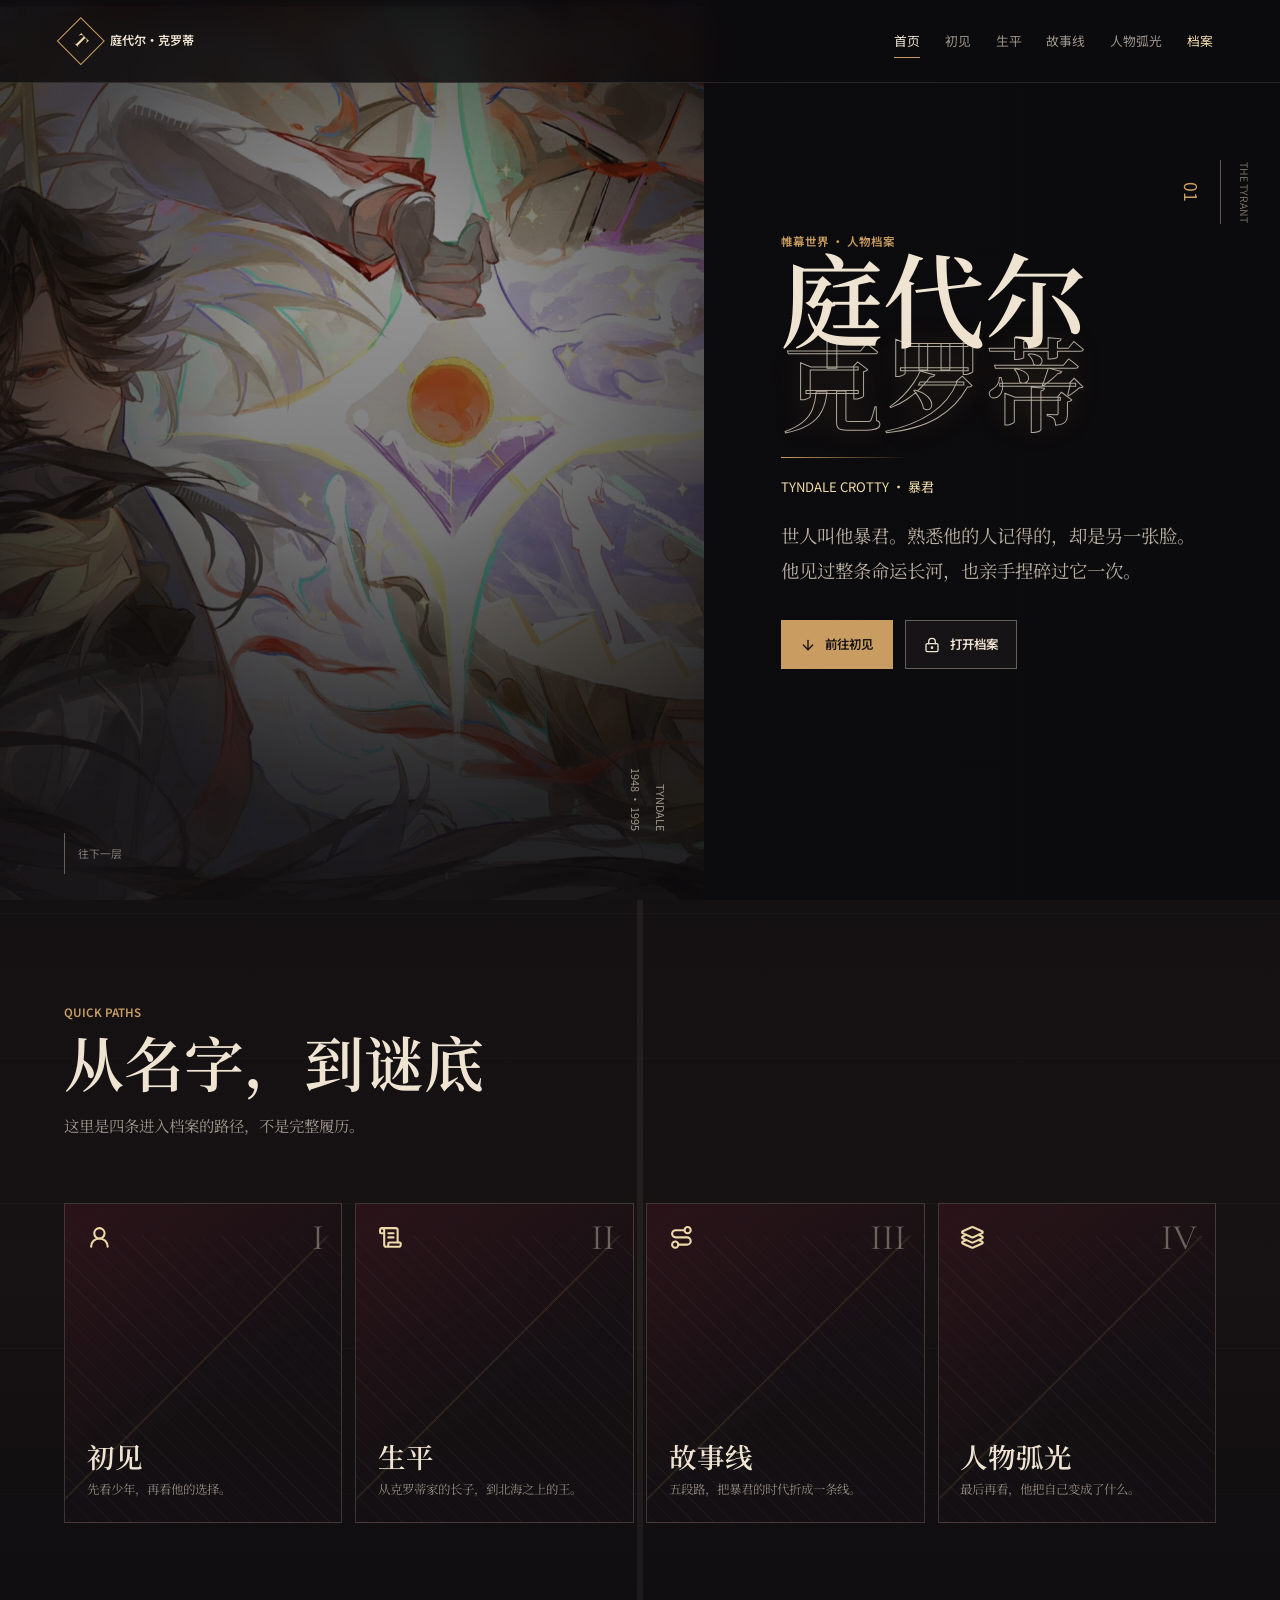
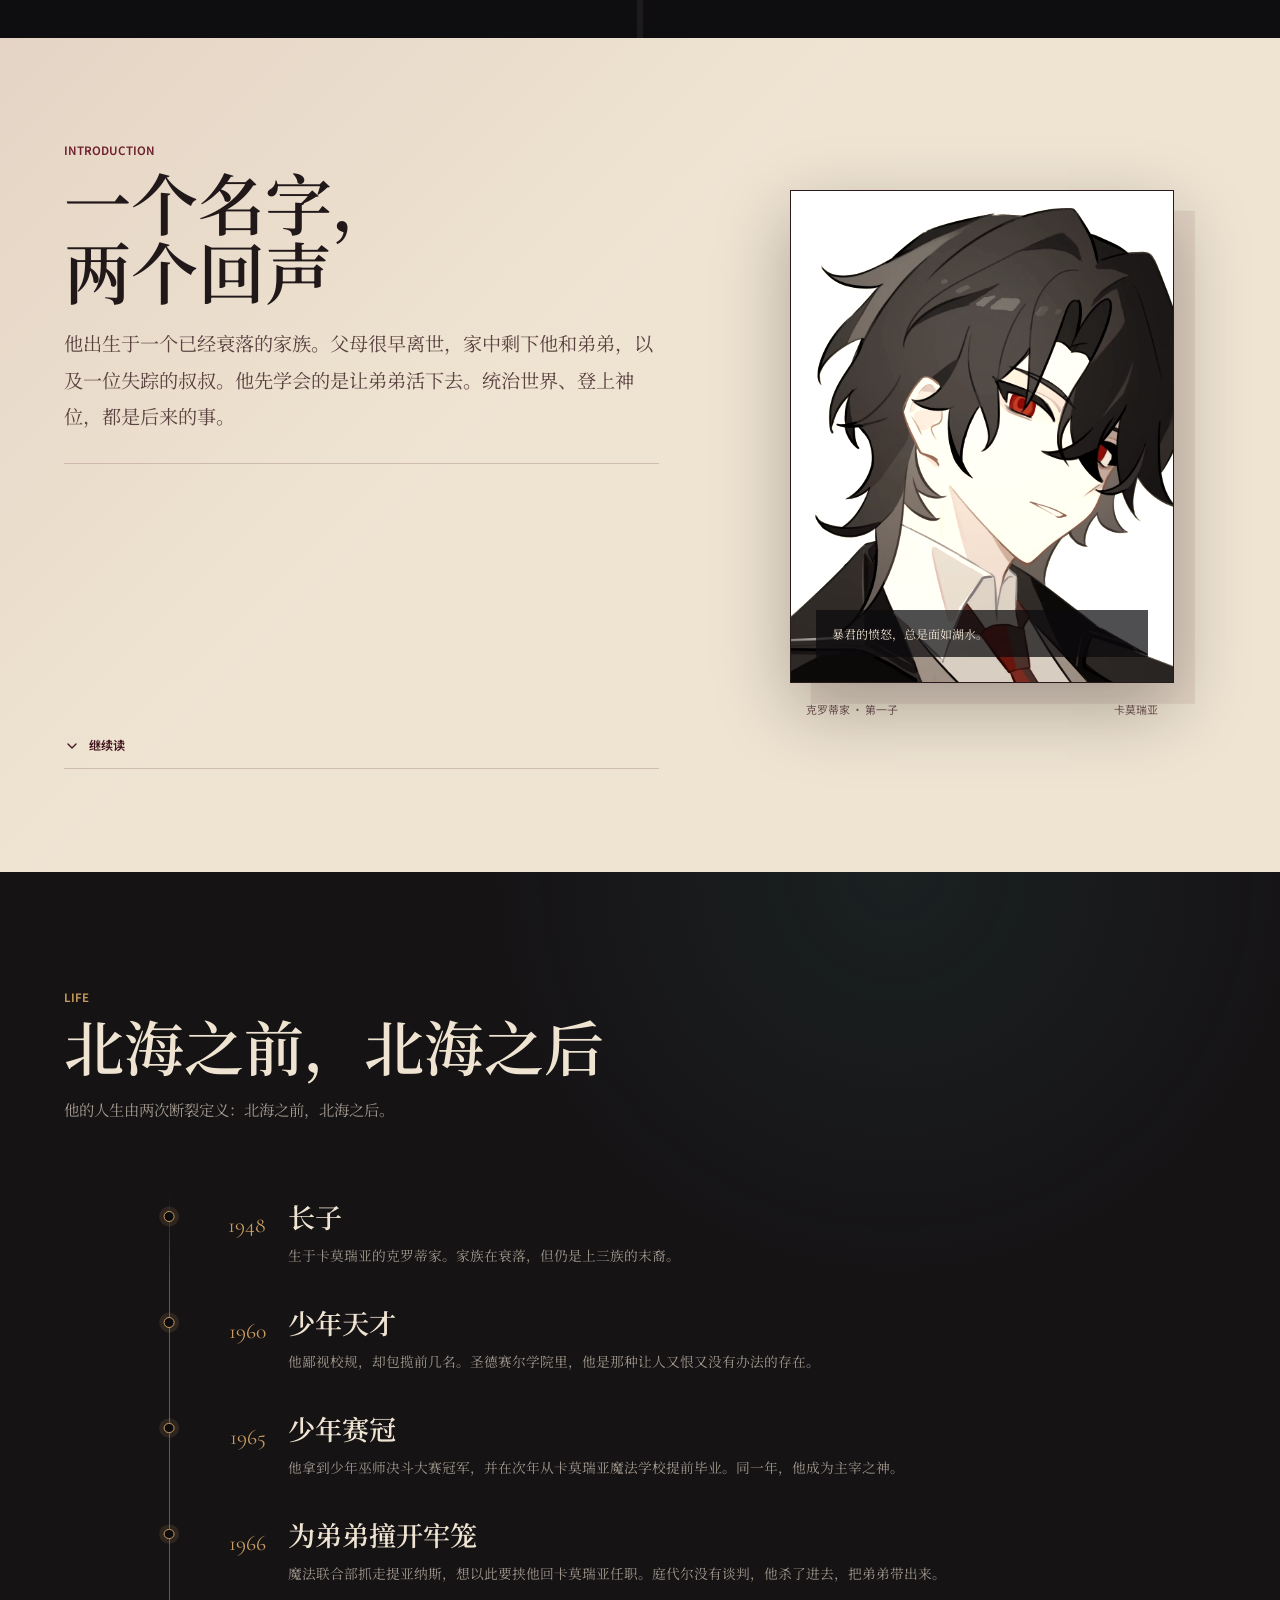
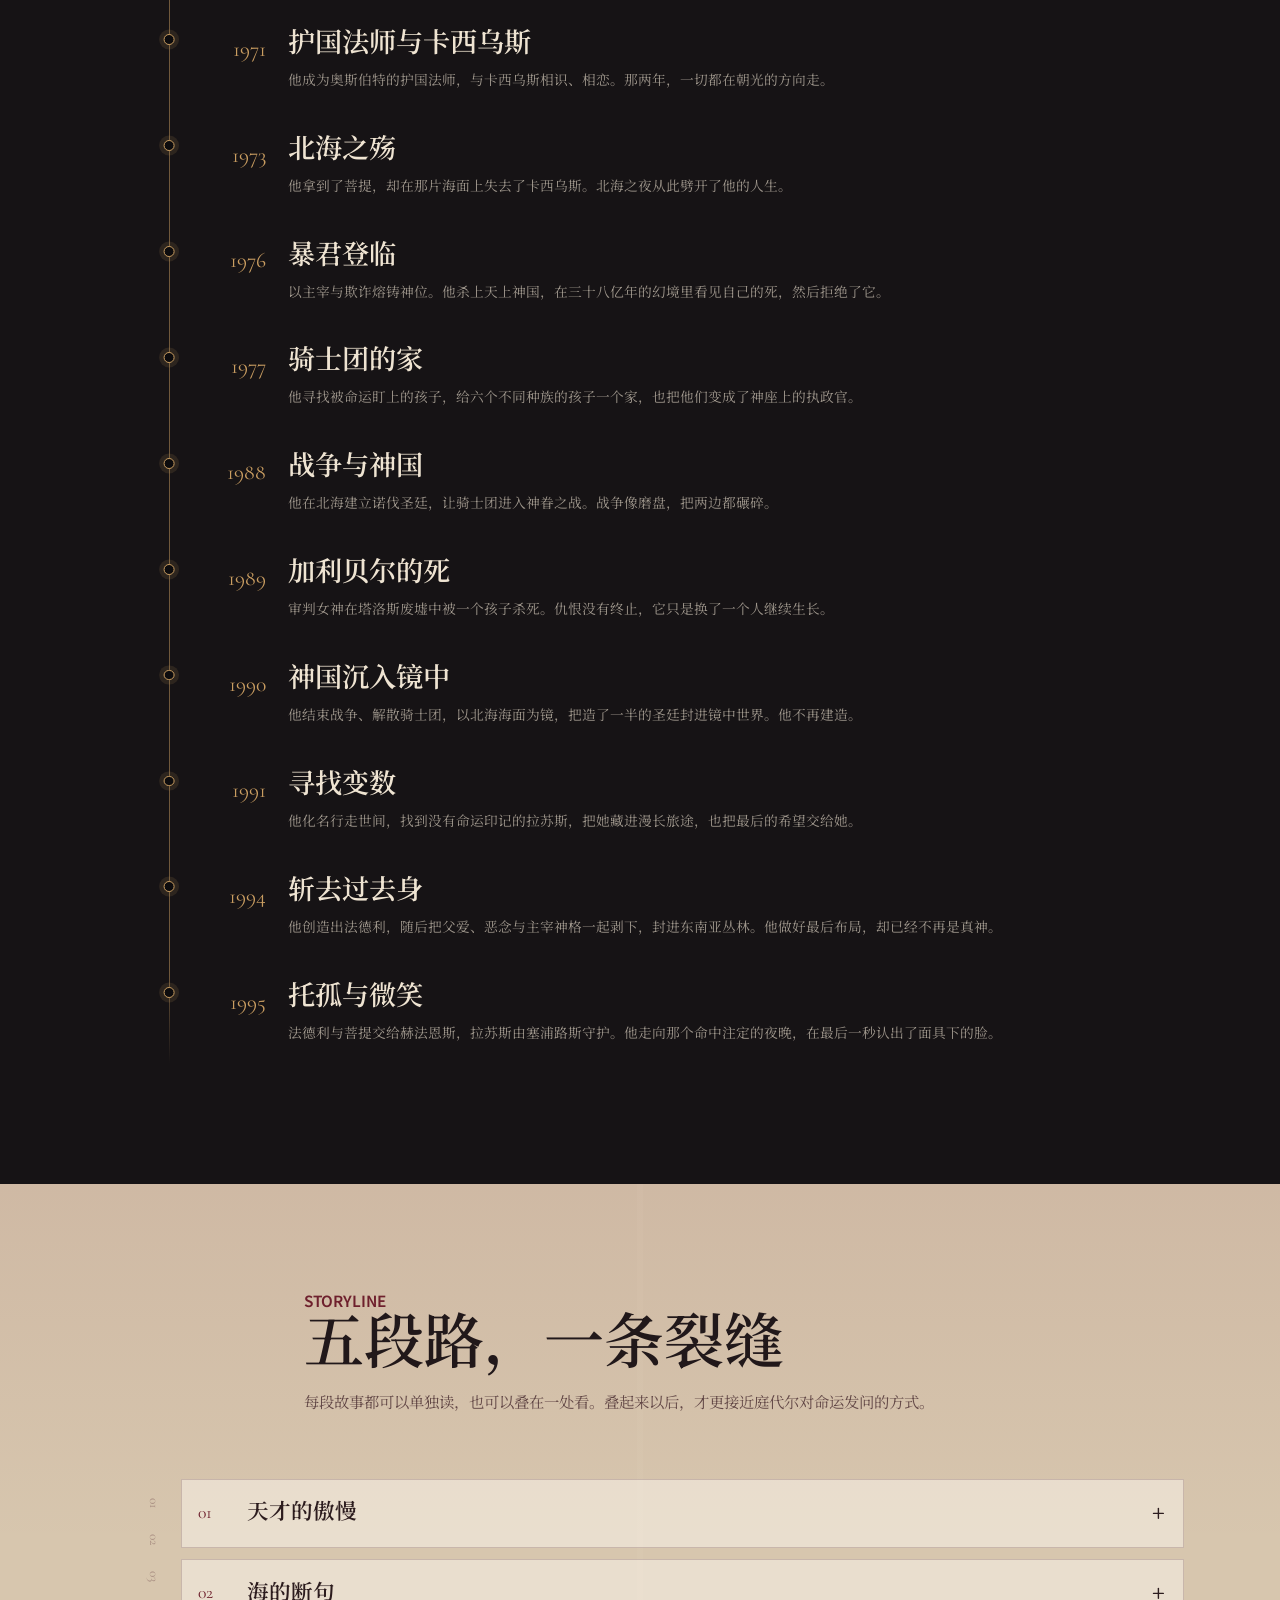
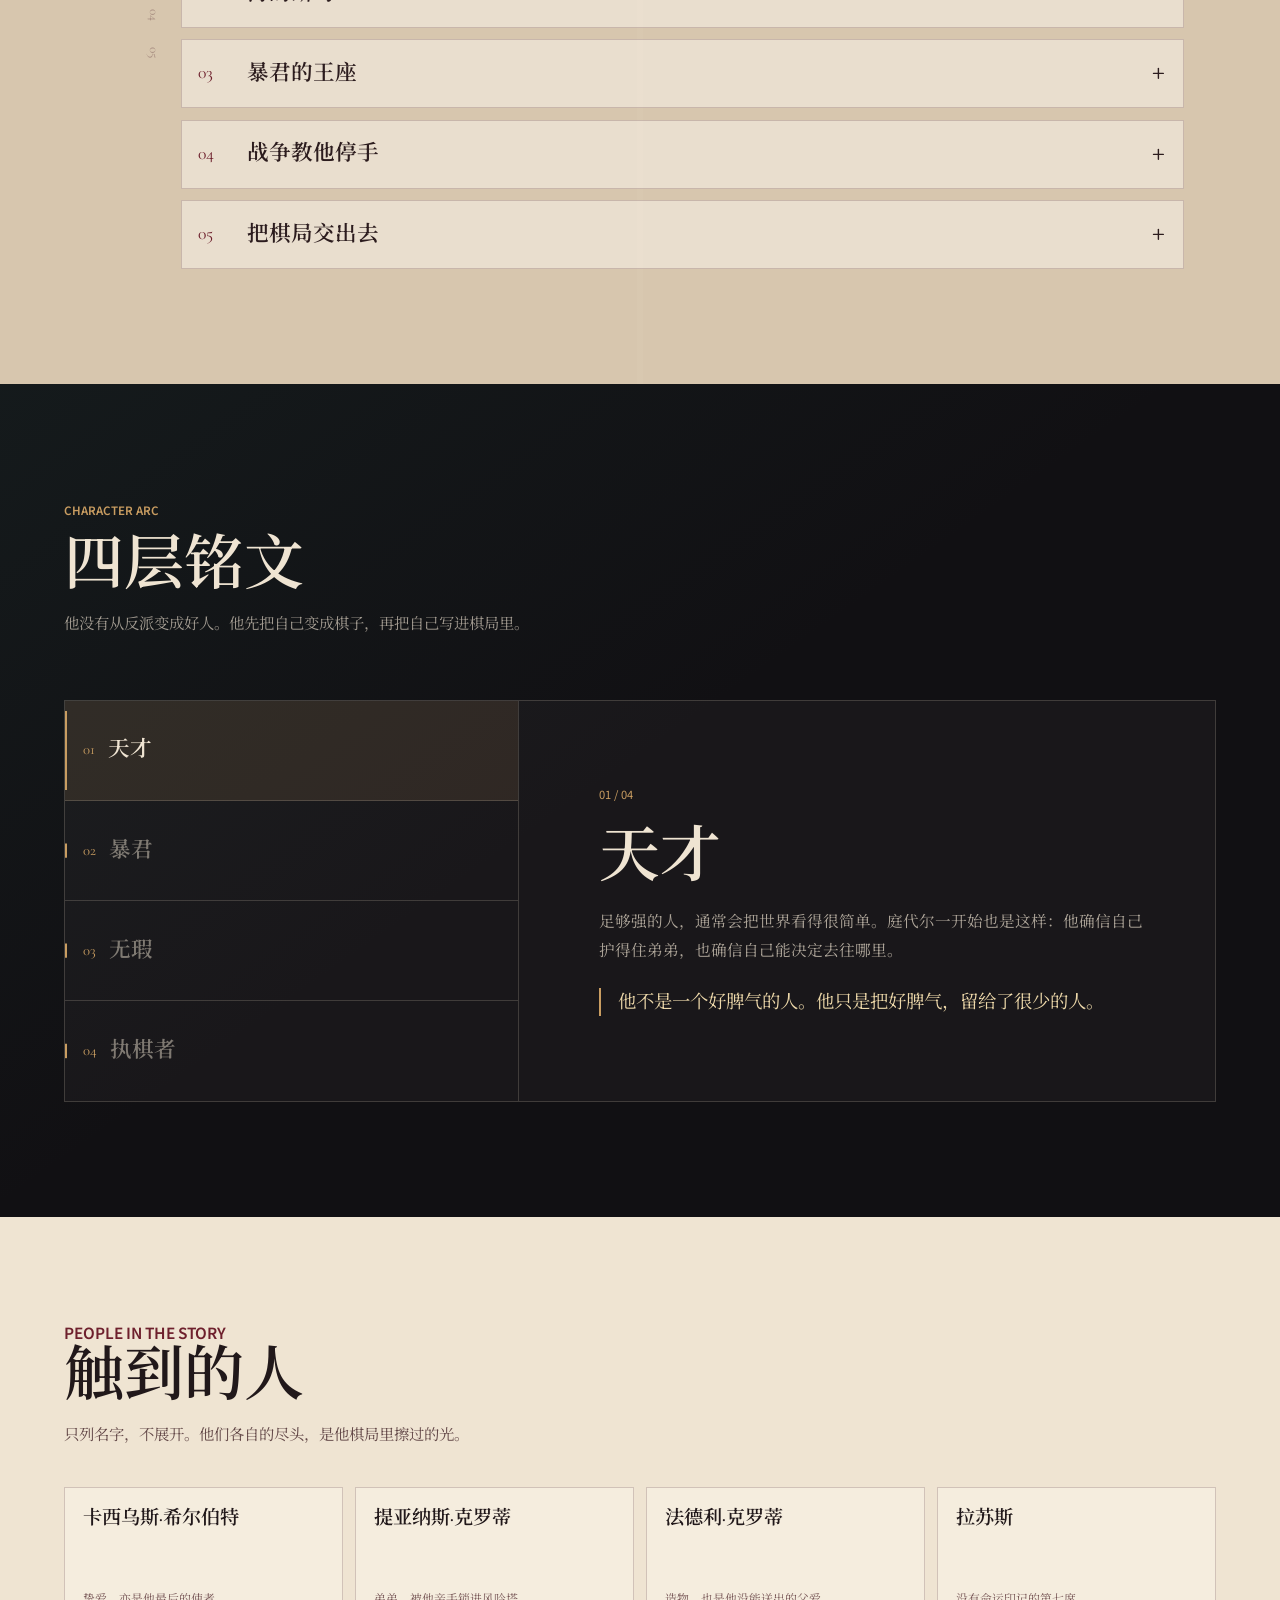
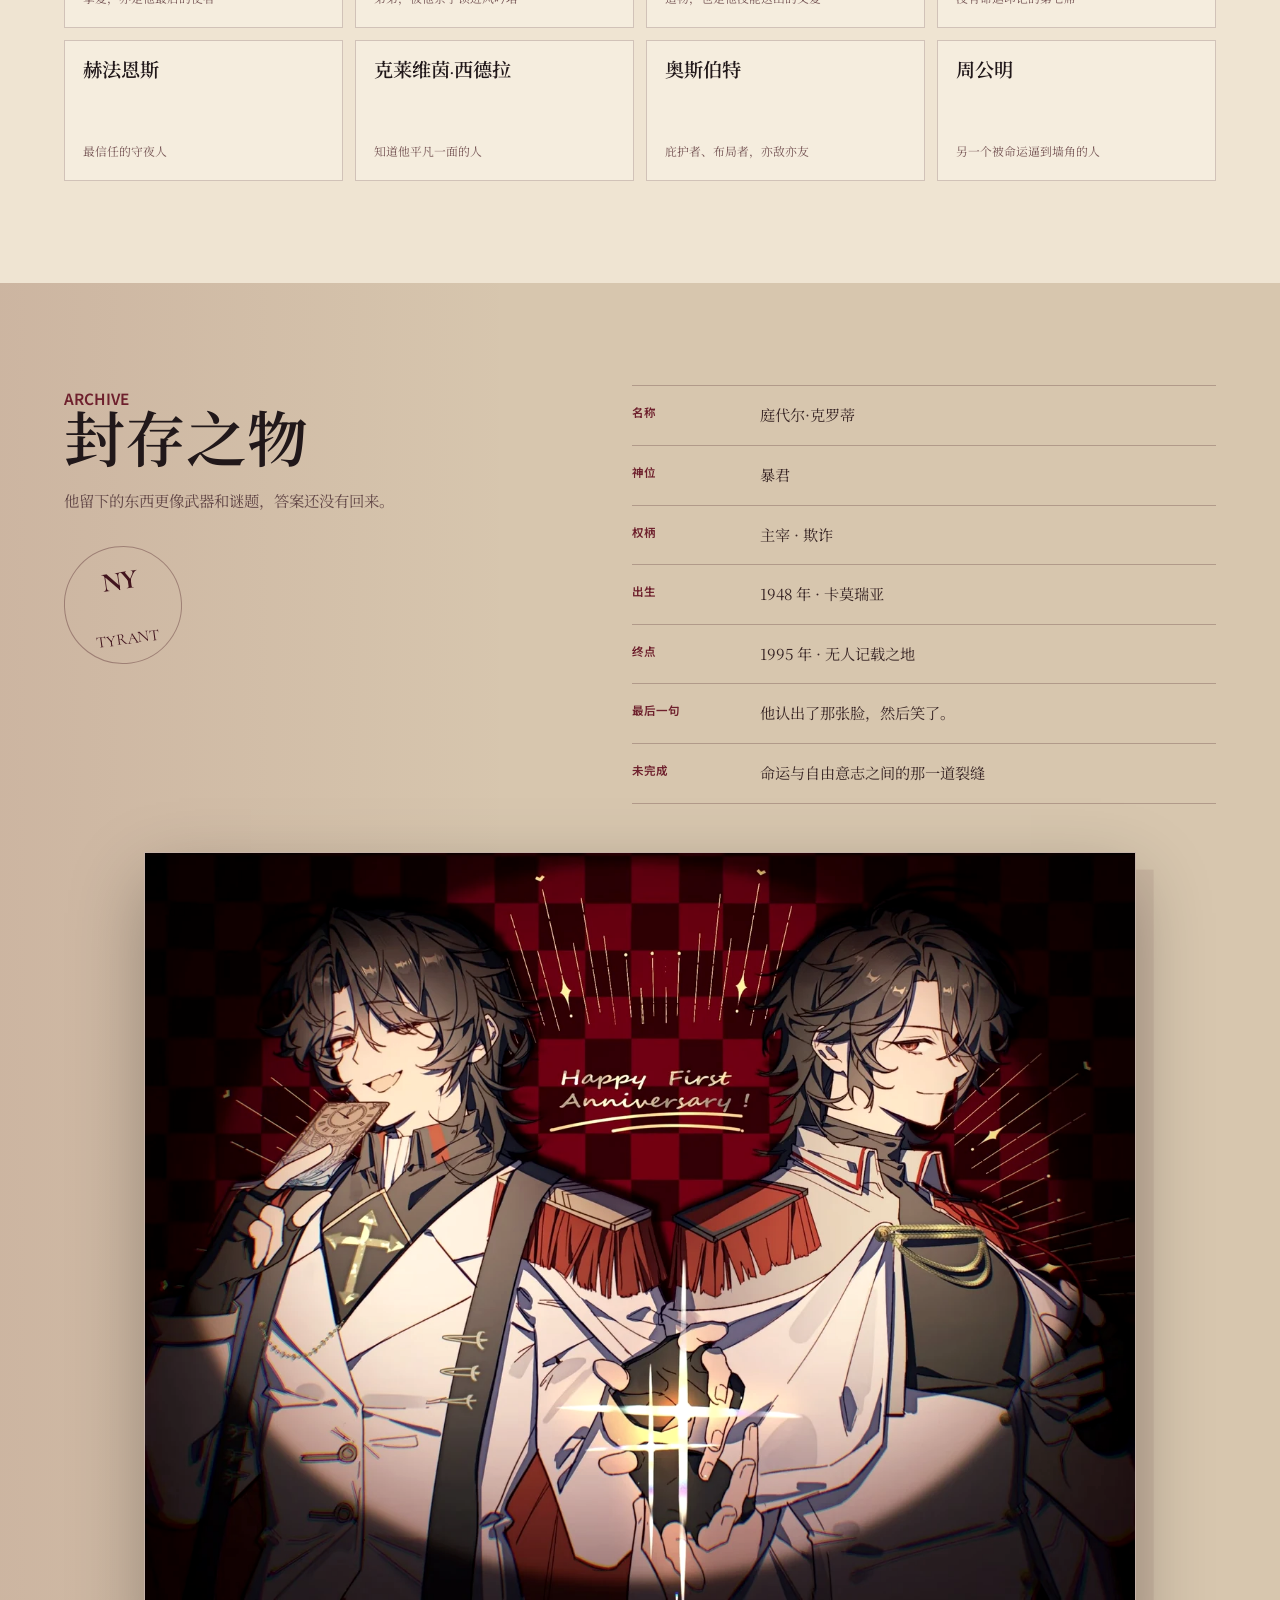
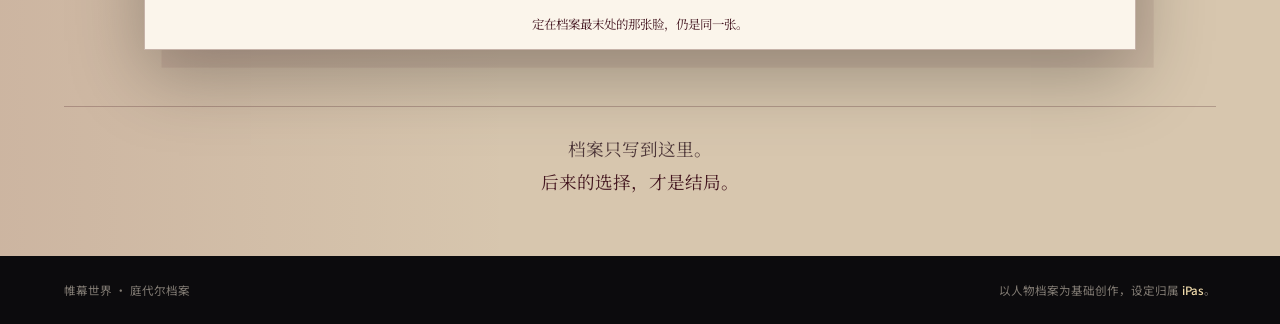
<file: 庭代尔个人站/index.html>
<!doctype html>
<html lang="zh-CN">
<head>
  <meta charset="utf-8">
  <meta name="viewport" content="width=device-width, initial-scale=1">
  <meta name="description" content="庭代尔·克罗蒂的私人档案：暴君、护短者、命运长河里的裂缝。">
  <meta name="theme-color" content="#0d0b0c">
  <title>庭代尔·克罗蒂：暴君的私人档案</title>
  <link rel="icon" href="data:image/svg+xml,%3Csvg xmlns='http://www.w3.org/2000/svg' viewBox='0 0 64 64'%3E%3Crect width='64' height='64' fill='%230c0b0d'/%3E%3Cpath d='M32 12v40M22 18h20' stroke='%23c99d61' stroke-width='4'/%3E%3C/svg%3E">
  <link rel="stylesheet" href="styles.css">
</head>
<body>
  <div class="page-noise" aria-hidden="true"></div>

  <header class="topbar" data-topbar>
    <a class="brand" href="#home" aria-label="回到顶部">
      <span class="brand__mark">T</span>
      <span>庭代尔·克罗蒂</span>
    </a>
    <nav class="nav" data-nav>
      <a class="nav__link nav__link--active" href="#home">首页</a>
      <a class="nav__link" href="#introduction">初见</a>
      <a class="nav__link" href="#life">生平</a>
      <a class="nav__link" href="#story">故事线</a>
      <a class="nav__link" href="#arc">人物弧光</a>
      <a class="nav__link nav__link--archive" href="#archive">档案</a>
    </nav>
    <button class="menu-toggle" type="button" aria-label="打开导航" aria-expanded="false" data-menu-toggle>
      <i data-lucide="menu"></i>
      <i data-lucide="x"></i>
    </button>
  </header>

  <main>
    <section class="hero" id="home" data-hero>
      <div class="hero__art">
        <img src="assets/tyndale-main.webp" alt="庭代尔画像：黑发、红眼、白袍与命运的光环" width="2532" height="1344" fetchpriority="high" data-hero-art>
        <div class="hero__wash" aria-hidden="true"></div>
        <div class="hero__inscription" aria-hidden="true">
          <span>TYNDALE</span>
          <span>1948 · 1995</span>
        </div>
      </div>

      <div class="hero__content">
        <p class="eyebrow hero__eyebrow">帷幕世界 · 人物档案</p>
        <h1 class="hero__name">
          <span>庭代尔</span>
          <span>克罗蒂</span>
        </h1>
        <div class="hero__line" aria-hidden="true"></div>
        <p class="hero__subtitle">Tyndale Crotty · 暴君</p>
        <p class="hero__lede" data-hero-reveal>
          世人叫他暴君。熟悉他的人记得的，却是另一张脸。
          <br>
          他见过整条命运长河，也亲手捏碎过它一次。
        </p>
        <div class="hero__actions">
          <a class="button button--solid" href="#introduction">
            <i data-lucide="arrow-down"></i>
            <span>前往初见</span>
          </a>
          <a class="button button--ghost" href="#archive">
            <i data-lucide="lock-keyhole"></i>
            <span>打开档案</span>
          </a>
        </div>
      </div>

      <div class="hero__side" aria-hidden="true">
        <span class="hero__side-label">THE TYRANT</span>
        <div class="hero__side-rule"></div>
        <span class="hero__side-number">01</span>
      </div>

      <div class="hero__scroll-cue" aria-hidden="true">
        <span class="hero__scroll-line"></span>
        <span>往下一层</span>
      </div>
    </section>

    <section class="gates" id="gates" aria-labelledby="gates-title">
      <div class="section-heading">
        <p class="eyebrow">Quick Paths</p>
        <h2 id="gates-title">从名字，到谜底</h2>
        <p class="section-heading__note">这里是四条进入档案的路径，不是完整履历。</p>
      </div>
      <div class="gates__grid">
        <a class="door door--first" href="#introduction">
          <span class="door__number">I</span>
          <i data-lucide="user-round"></i>
          <span class="door__title">初见</span>
          <span class="door__copy">先看少年，再看他的选择。</span>
        </a>
        <a class="door door--second" href="#life">
          <span class="door__number">II</span>
          <i data-lucide="scroll-text"></i>
          <span class="door__title">生平</span>
          <span class="door__copy">从克罗蒂家的长子，到北海之上的王。</span>
        </a>
        <a class="door door--third" href="#story">
          <span class="door__number">III</span>
          <i data-lucide="route"></i>
          <span class="door__title">故事线</span>
          <span class="door__copy">五段路，把暴君的时代折成一条线。</span>
        </a>
        <a class="door door--fourth" href="#arc">
          <span class="door__number">IV</span>
          <i data-lucide="layers-3"></i>
          <span class="door__title">人物弧光</span>
          <span class="door__copy">最后再看，他把自己变成了什么。</span>
        </a>
      </div>
    </section>

    <section class="introduction" id="introduction" aria-labelledby="introduction-title">
      <div class="introduction__inner">
        <div class="introduction__copy">
          <p class="eyebrow">Introduction</p>
          <h2 id="introduction-title">一个名字，两个回声</h2>
          <p class="introduction__lead">
            他出生于一个已经衰落的家族。父母很早离世，家中剩下他和弟弟，以及一位失踪的叔叔。他先学会的是让弟弟活下去。统治世界、登上神位，都是后来的事。
          </p>
          <div class="reveal-panel" data-reveal-panel>
            <div class="reveal-panel__body" data-reveal-body>
              <p>
                后来，他学会了另一件事：命运早把所有人的结局写好了。
              </p>
              <p>
                他曾在天上与命运主对峙，在三十八亿年的幻境里看见自己的死。他没有跪下，也没有接受。他用主宰之力捏碎幻境，然后问那个存在：你在害怕我，是吗？
              </p>
              <p>
                世界因此多了一个暴君。克罗蒂家多了一个能撑住它的人。北海的镜中留下一座未完工的神国。庭代尔自己得到的那条路，却没有答案。
              </p>
              <p>
                王座从来不是他真正想要的东西。他把所有温柔留给身边的人，把最冷的一面留给世界。他最后死在一个面具之下，却在那里认出了此生最重要的脸。
              </p>
            </div>
            <button class="text-button" type="button" aria-expanded="false" data-reveal-toggle>
              <i data-lucide="chevron-down"></i>
              <span>继续读</span>
            </button>
          </div>
        </div>
        <div class="introduction__portrait">
          <figure class="portrait-frame">
            <img src="assets/art-final-face.webp" alt="庭代尔画像特写" width="1400" height="1400" loading="lazy">
            <figcaption>暴君的愤怒，总是面如湖水。</figcaption>
          </figure>
          <div class="portrait-caption">
            <span>克罗蒂家 · 第一子</span>
            <span>卡莫瑞亚</span>
          </div>
        </div>
      </div>
    </section>

    <section class="life" id="life" aria-labelledby="life-title">
      <div class="section-heading section-heading--light">
        <p class="eyebrow">Life</p>
        <h2 id="life-title">北海之前，北海之后</h2>
        <p class="section-heading__note">他的人生由两次断裂定义：北海之前，北海之后。</p>
      </div>
      <div class="timeline">
        <article class="timeline-item timeline-item--dawn" data-reveal>
          <span class="timeline-item__year">1948</span>
          <div class="timeline-item__marker"></div>
          <div class="timeline-item__content">
            <h3>长子</h3>
            <p>生于卡莫瑞亚的克罗蒂家。家族在衰落，但仍是上三族的末裔。</p>
          </div>
        </article>
        <article class="timeline-item timeline-item--boy" data-reveal>
          <span class="timeline-item__year">1960</span>
          <div class="timeline-item__marker"></div>
          <div class="timeline-item__content">
            <h3>少年天才</h3>
            <p>他鄙视校规，却包揽前几名。圣德赛尔学院里，他是那种让人又恨又没有办法的存在。</p>
          </div>
        </article>
        <article class="timeline-item timeline-item--champion" data-reveal>
          <span class="timeline-item__year">1965</span>
          <div class="timeline-item__marker"></div>
          <div class="timeline-item__content">
            <h3>少年赛冠</h3>
            <p>他拿到少年巫师决斗大赛冠军，并在次年从卡莫瑞亚魔法学校提前毕业。同一年，他成为主宰之神。</p>
          </div>
        </article>
        <article class="timeline-item timeline-item--brother" data-reveal>
          <span class="timeline-item__year">1966</span>
          <div class="timeline-item__marker"></div>
          <div class="timeline-item__content">
            <h3>为弟弟撞开牢笼</h3>
            <p>魔法联合部抓走提亚纳斯，想以此要挟他回卡莫瑞亚任职。庭代尔没有谈判，他杀了进去，把弟弟带出来。</p>
          </div>
        </article>
        <article class="timeline-item timeline-item--love" data-reveal>
          <span class="timeline-item__year">1971</span>
          <div class="timeline-item__marker"></div>
          <div class="timeline-item__content">
            <h3>护国法师与卡西乌斯</h3>
            <p>他成为奥斯伯特的护国法师，与卡西乌斯相识、相恋。那两年，一切都在朝光的方向走。</p>
          </div>
        </article>
        <article class="timeline-item timeline-item--sea" data-reveal>
          <span class="timeline-item__year">1973</span>
          <div class="timeline-item__marker"></div>
          <div class="timeline-item__content">
            <h3>北海之殇</h3>
            <p>他拿到了菩提，却在那片海面上失去了卡西乌斯。北海之夜从此劈开了他的人生。</p>
          </div>
        </article>
        <article class="timeline-item timeline-item--god" data-reveal>
          <span class="timeline-item__year">1976</span>
          <div class="timeline-item__marker"></div>
          <div class="timeline-item__content">
            <h3>暴君登临</h3>
            <p>以主宰与欺诈熔铸神位。他杀上天上神国，在三十八亿年的幻境里看见自己的死，然后拒绝了它。</p>
          </div>
        </article>
        <article class="timeline-item timeline-item--home" data-reveal>
          <span class="timeline-item__year">1977</span>
          <div class="timeline-item__marker"></div>
          <div class="timeline-item__content">
            <h3>骑士团的家</h3>
            <p>他寻找被命运盯上的孩子，给六个不同种族的孩子一个家，也把他们变成了神座上的执政官。</p>
          </div>
        </article>
        <article class="timeline-item timeline-item--war" data-reveal>
          <span class="timeline-item__year">1988</span>
          <div class="timeline-item__marker"></div>
          <div class="timeline-item__content">
            <h3>战争与神国</h3>
            <p>他在北海建立诺伐圣廷，让骑士团进入神眷之战。战争像磨盘，把两边都碾碎。</p>
          </div>
        </article>
        <article class="timeline-item timeline-item--loss" data-reveal>
          <span class="timeline-item__year">1989</span>
          <div class="timeline-item__marker"></div>
          <div class="timeline-item__content">
            <h3>加利贝尔的死</h3>
            <p>审判女神在塔洛斯废墟中被一个孩子杀死。仇恨没有终止，它只是换了一个人继续生长。</p>
          </div>
        </article>
        <article class="timeline-item timeline-item--mirror" data-reveal>
          <span class="timeline-item__year">1990</span>
          <div class="timeline-item__marker"></div>
          <div class="timeline-item__content">
            <h3>神国沉入镜中</h3>
            <p>他结束战争、解散骑士团，以北海海面为镜，把造了一半的圣廷封进镜中世界。他不再建造。</p>
          </div>
        </article>
        <article class="timeline-item timeline-item--road" data-reveal>
          <span class="timeline-item__year">1991</span>
          <div class="timeline-item__marker"></div>
          <div class="timeline-item__content">
            <h3>寻找变数</h3>
            <p>他化名行走世间，找到没有命运印记的拉苏斯，把她藏进漫长旅途，也把最后的希望交给她。</p>
          </div>
        </article>
        <article class="timeline-item timeline-item--cut" data-reveal>
          <span class="timeline-item__year">1994</span>
          <div class="timeline-item__marker"></div>
          <div class="timeline-item__content">
            <h3>斩去过去身</h3>
            <p>他创造出法德利，随后把父爱、恶念与主宰神格一起剥下，封进东南亚丛林。他做好最后布局，却已经不再是真神。</p>
          </div>
        </article>
        <article class="timeline-item timeline-item--final" data-reveal>
          <span class="timeline-item__year">1995</span>
          <div class="timeline-item__marker"></div>
          <div class="timeline-item__content">
            <h3>托孤与微笑</h3>
            <p>法德利与菩提交给赫法恩斯，拉苏斯由塞浦路斯守护。他走向那个命中注定的夜晚，在最后一秒认出了面具下的脸。</p>
          </div>
        </article>
      </div>
    </section>

    <section class="story" id="story" aria-labelledby="story-title">
      <div class="story__intro">
        <p class="eyebrow">Storyline</p>
        <h2 id="story-title">五段路，一条裂缝</h2>
        <p>每段故事都可以单独读，也可以叠在一处看。叠起来以后，才更接近庭代尔对命运发问的方式。</p>
      </div>
      <div class="story__body">
        <div class="story__rail" aria-hidden="true">
          <span>01</span><span>02</span><span>03</span><span>04</span><span>05</span>
        </div>
        <div class="story__items" data-story>
          <article class="story-card" data-story-card>
            <button class="story-card__head" id="story-head-1" type="button" aria-expanded="false" aria-controls="story-body-1">
              <span class="story-card__num">01</span>
              <span class="story-card__title">天才的傲慢</span>
              <i data-lucide="plus"></i>
            </button>
            <div class="story-card__body" id="story-body-1"><figure class="story-card__media"><img src="assets/art-face.webp" alt="少年时代的庭代尔" width="1400" height="1400" loading="lazy"></figure>
              <p>少年庭代尔相信力量可以代替选择。他足够强，所以不屑于掩饰自己的不屑。他有一个弟弟，有一个敢当面拆穿他的朋友，有一整套还没被命运碾过的傲慢。</p>
              <p>这时的他，还不知道世界究竟会把一个人逼到哪一步。</p>
            </div>
          </article>
          <article class="story-card" data-story-card>
            <button class="story-card__head" id="story-head-2" type="button" aria-expanded="false" aria-controls="story-body-2">
              <span class="story-card__num">02</span>
              <span class="story-card__title">海的断句</span>
              <i data-lucide="plus"></i>
            </button>
            <div class="story-card__body" id="story-body-2">
              <p>北海夺走了卡西乌斯，也在他带走的菩提里埋下一条更长的伏线。庭代尔第一次发现，他以为可以兼顾的事，其实未必由他决定。</p>
              <p>那场事故不是自然发生。天上有人在推，地上也有人在算。</p>
            </div>
          </article>
          <article class="story-card" data-story-card>
            <button class="story-card__head" id="story-head-3" type="button" aria-expanded="false" aria-controls="story-body-3">
              <span class="story-card__num">03</span>
              <span class="story-card__title">暴君的王座</span>
              <i data-lucide="plus"></i>
            </button>
            <div class="story-card__body" id="story-body-3"><figure class="story-card__media"><img src="assets/art-chess.webp" alt="执棋者与他棋盘上的王座" width="1280" height="698" loading="lazy"></figure>
              <p>他杀上天国，夺走六神格，把六个孩子送上半神之位。诺伐圣廷是王座，也是他为自己埋下的答案：如果命运不可改，那就再造一个可以改写命运的世界。</p>
              <p>他以为力量足够大，就能让方向变得确定。</p>
            </div>
          </article>
          <article class="story-card" data-story-card>
            <button class="story-card__head" id="story-head-4" type="button" aria-expanded="false" aria-controls="story-body-4">
              <span class="story-card__num">04</span>
              <span class="story-card__title">战争教他停手</span>
              <i data-lucide="plus"></i>
            </button>
            <div class="story-card__body" id="story-body-4">
              <p>战争没有按他的剧本走。灵魂不够，盟友也在吃人。加利贝尔在塔洛斯废墟中被一个孩子杀死，他终于看见：他正在建造的不是神国，是一座坟场。</p>
              <p>他杀死了战争的王，然后封印了神国，解散了骑士团。</p>
            </div>
          </article>
          <article class="story-card" data-story-card>
            <button class="story-card__head" id="story-head-5" type="button" aria-expanded="false" aria-controls="story-body-5">
              <span class="story-card__num">05</span>
              <span class="story-card__title">把棋局交出去</span>
              <i data-lucide="plus"></i>
            </button>
            <div class="story-card__body" id="story-body-5">
              <p>最后五年，他不再寻找力量。他寻找没有命运印记的拉苏斯，创造法德利，斩去自己的主宰神格、恶念与父爱，然后把自己的死亡交给一场精确的布局。</p>
              <p>他没打算让自己成为最后的答案。他做的事情，是让另一个答案有机会出现。</p>
            </div>
          </article>
        </div>
      </div>
    </section>

    <section class="arc" id="arc" aria-labelledby="arc-title">
      <div class="section-heading section-heading--light">
        <p class="eyebrow">Character Arc</p>
        <h2 id="arc-title">四层铭文</h2>
        <p class="section-heading__note">他没有从反派变成好人。他先把自己变成棋子，再把自己写进棋局里。</p>
      </div>
      <div class="arc__panel">
        <div class="arc__phases" role="tablist" aria-label="庭代尔的人物弧光阶段">
          <button class="arc__phase is-active" id="arc-phase-0" type="button" role="tab" aria-selected="true" aria-controls="arc-stage" data-arc-phase="0">
            <span>01</span><strong>天才</strong>
          </button>
          <button class="arc__phase" id="arc-phase-1" type="button" role="tab" aria-selected="false" aria-controls="arc-stage" data-arc-phase="1">
            <span>02</span><strong>暴君</strong>
          </button>
          <button class="arc__phase" id="arc-phase-2" type="button" role="tab" aria-selected="false" aria-controls="arc-stage" data-arc-phase="2">
            <span>03</span><strong>无瑕</strong>
          </button>
          <button class="arc__phase" id="arc-phase-3" type="button" role="tab" aria-selected="false" aria-controls="arc-stage" data-arc-phase="3">
            <span>04</span><strong>执棋者</strong>
          </button>
        </div>
        <div class="arc__stage" id="arc-stage" role="tabpanel" aria-labelledby="arc-phase-0" data-arc-stage>
          <div class="arc__stage-index" data-arc-index>01 / 04</div>
          <h3 data-arc-title>天才</h3>
          <p data-arc-copy>
            足够强的人，通常会把世界看得很简单。庭代尔一开始也是这样：他确信自己护得住弟弟，也确信自己能决定去往哪里。
          </p>
          <div class="arc__quote" data-arc-quote>
            他不是一个好脾气的人。他只是把好脾气，留给了很少的人。
          </div>
        </div>
      </div>
    </section>

    <section class="links" id="links" aria-labelledby="links-title">
      <div class="links__inner">
        <div class="links__heading">
          <p class="eyebrow">People in the Story</p>
          <h2 id="links-title">触到的人</h2>
          <p>只列名字，不展开。他们各自的尽头，是他棋局里擦过的光。</p>
        </div>
        <div class="links__grid">
          <a class="link-chip" href="#archive">
            <span>卡西乌斯·希尔伯特</span>
            <small>挚爱，亦是他最后的使者</small>
          </a>
          <a class="link-chip" href="#archive">
            <span>提亚纳斯·克罗蒂</span>
            <small>弟弟，被他亲手锁进风吟塔</small>
          </a>
          <a class="link-chip" href="#archive">
            <span>法德利·克罗蒂</span>
            <small>造物，也是他没能送出的父爱</small>
          </a>
          <a class="link-chip" href="#archive">
            <span>拉苏斯</span>
            <small>没有命运印记的第七席</small>
          </a>
          <a class="link-chip" href="#archive">
            <span>赫法恩斯</span>
            <small>最信任的守夜人</small>
          </a>
          <a class="link-chip" href="#archive">
            <span>克莱维茵·西德拉</span>
            <small>知道他平凡一面的人</small>
          </a>
          <a class="link-chip" href="#archive">
            <span>奥斯伯特</span>
            <small>庇护者、布局者，亦敌亦友</small>
          </a>
          <a class="link-chip" href="#archive">
            <span>周公明</span>
            <small>另一个被命运逼到墙角的人</small>
          </a>
        </div>
      </div>
    </section>

    <section class="archive" id="archive" aria-labelledby="archive-title">
      <div class="archive__inner">
        <div class="archive__leading">
          <p class="eyebrow">Archive</p>
          <h2 id="archive-title">封存之物</h2>
          <p>
            他留下的东西更像武器和谜题，答案还没有回来。
          </p>
          <div class="archive__seal" aria-hidden="true">
            <span>NY</span>
            <span>TYRANT</span>
          </div>
        </div>
        <dl class="archive__facts">
          <div class="archive__row" data-reveal>
            <dt>名称</dt>
            <dd>庭代尔·克罗蒂</dd>
          </div>
          <div class="archive__row" data-reveal>
            <dt>神位</dt>
            <dd>暴君</dd>
          </div>
          <div class="archive__row" data-reveal>
            <dt>权柄</dt>
            <dd>主宰 · 欺诈</dd>
          </div>
          <div class="archive__row" data-reveal>
            <dt>出生</dt>
            <dd>1948 年 · 卡莫瑞亚</dd>
          </div>
          <div class="archive__row" data-reveal>
            <dt>终点</dt>
            <dd>1995 年 · 无人记载之地</dd>
          </div>
          <div class="archive__row" data-reveal>
            <dt>最后一句</dt>
            <dd>他认出了那张脸，然后笑了。</dd>
          </div>
          <div class="archive__row" data-reveal>
            <dt>未完成</dt>
            <dd>命运与自由意志之间的那一道裂缝</dd>
          </div>
        </dl>
      </div>
      <figure class="archive__plate"><img src="assets/art-final.webp" alt="庭代尔档案画" width="1400" height="1057" loading="lazy"><figcaption>定在档案最末处的那张脸，仍是同一张。</figcaption></figure>
      <div class="archive__bottom">
        <p>档案只写到这里。</p>
        <p>后来的选择，才是结局。</p>
      </div>
    </section>
  </main>

  <footer class="footer">
    <div class="footer__inner">
      <span class="footer__line">帷幕世界 · 庭代尔档案</span>
      <span>以人物档案为基础创作，设定归属 <strong>iPas</strong>。</span>
    </div>
  </footer>

  <div class="toast" role="status" aria-live="polite" data-toast></div>

  <script src="assets/vendor/gsap.min.js"></script>
  <script src="assets/vendor/ScrollTrigger.min.js"></script>
  <script src="assets/vendor/ScrollToPlugin.min.js"></script>
  <script src="assets/vendor/lucide.min.js"></script>
  <script src="script.js"></script>
</body>
</html>
</file>
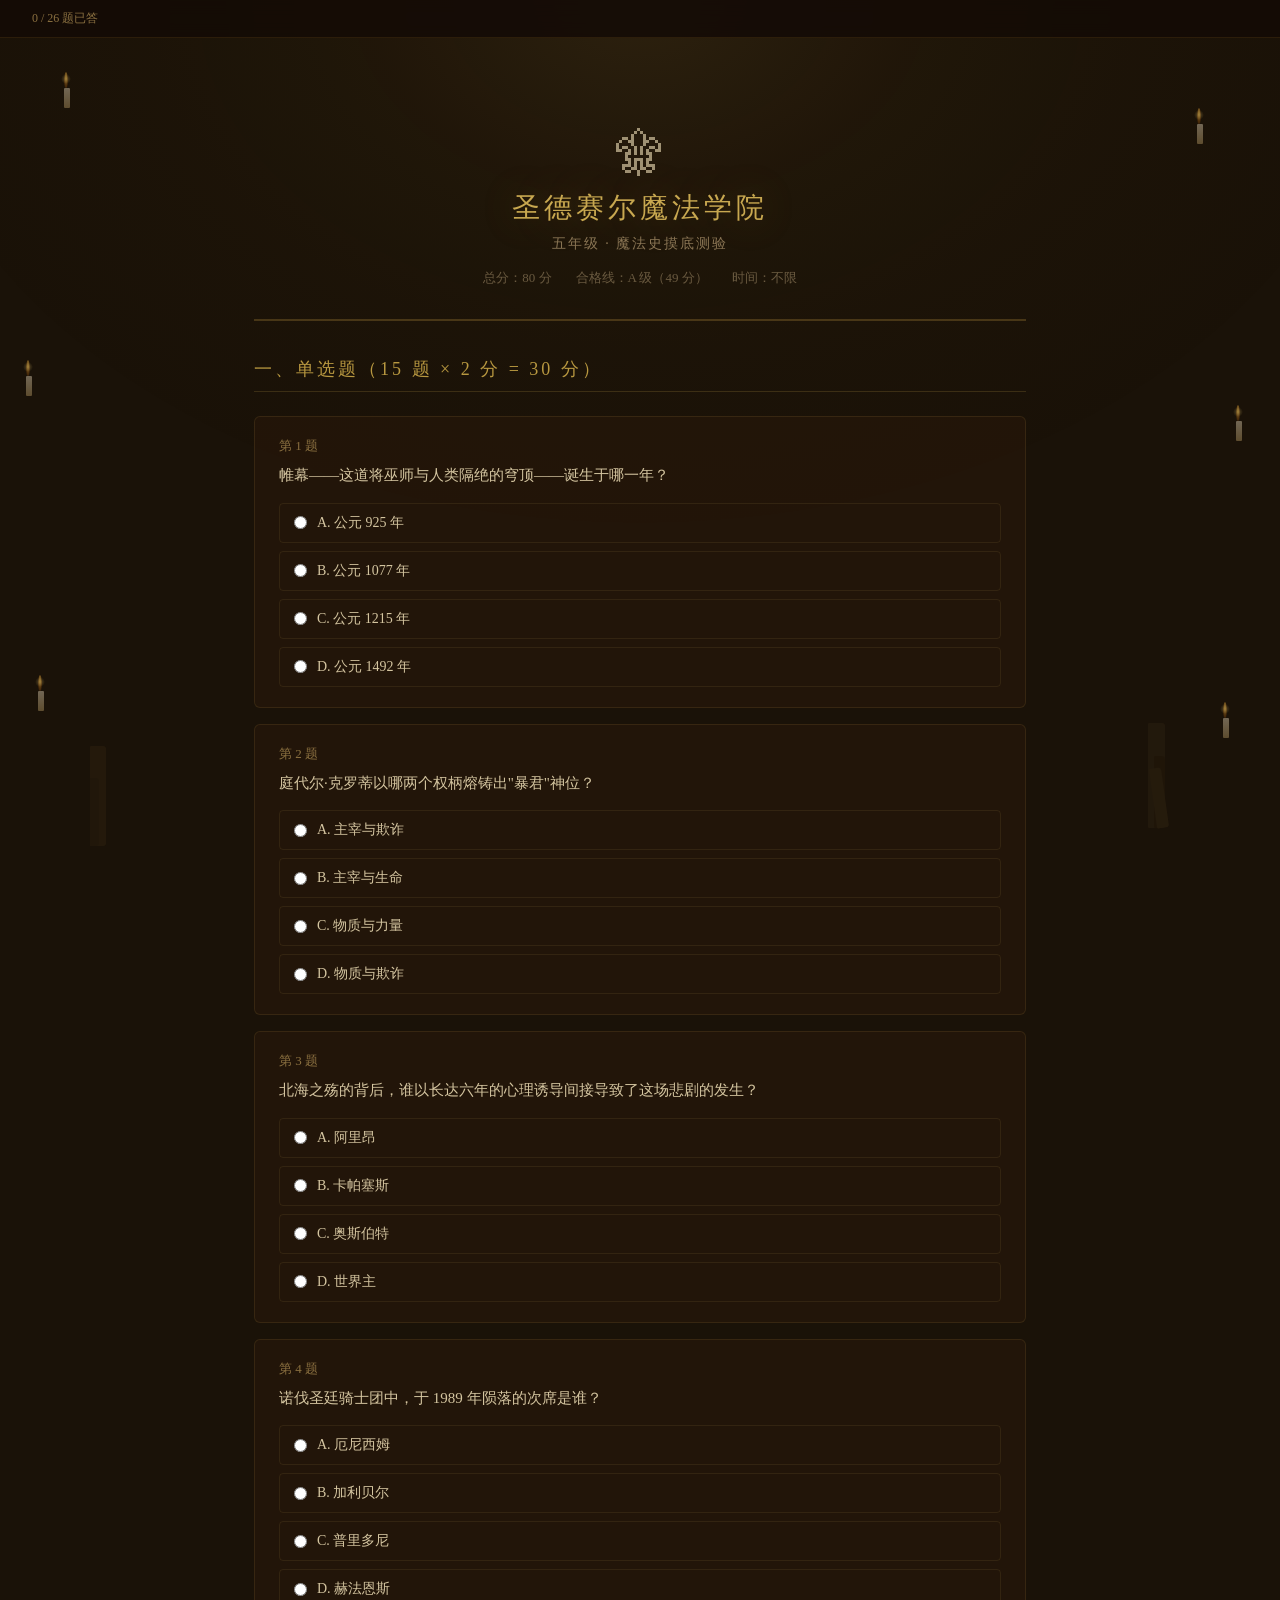
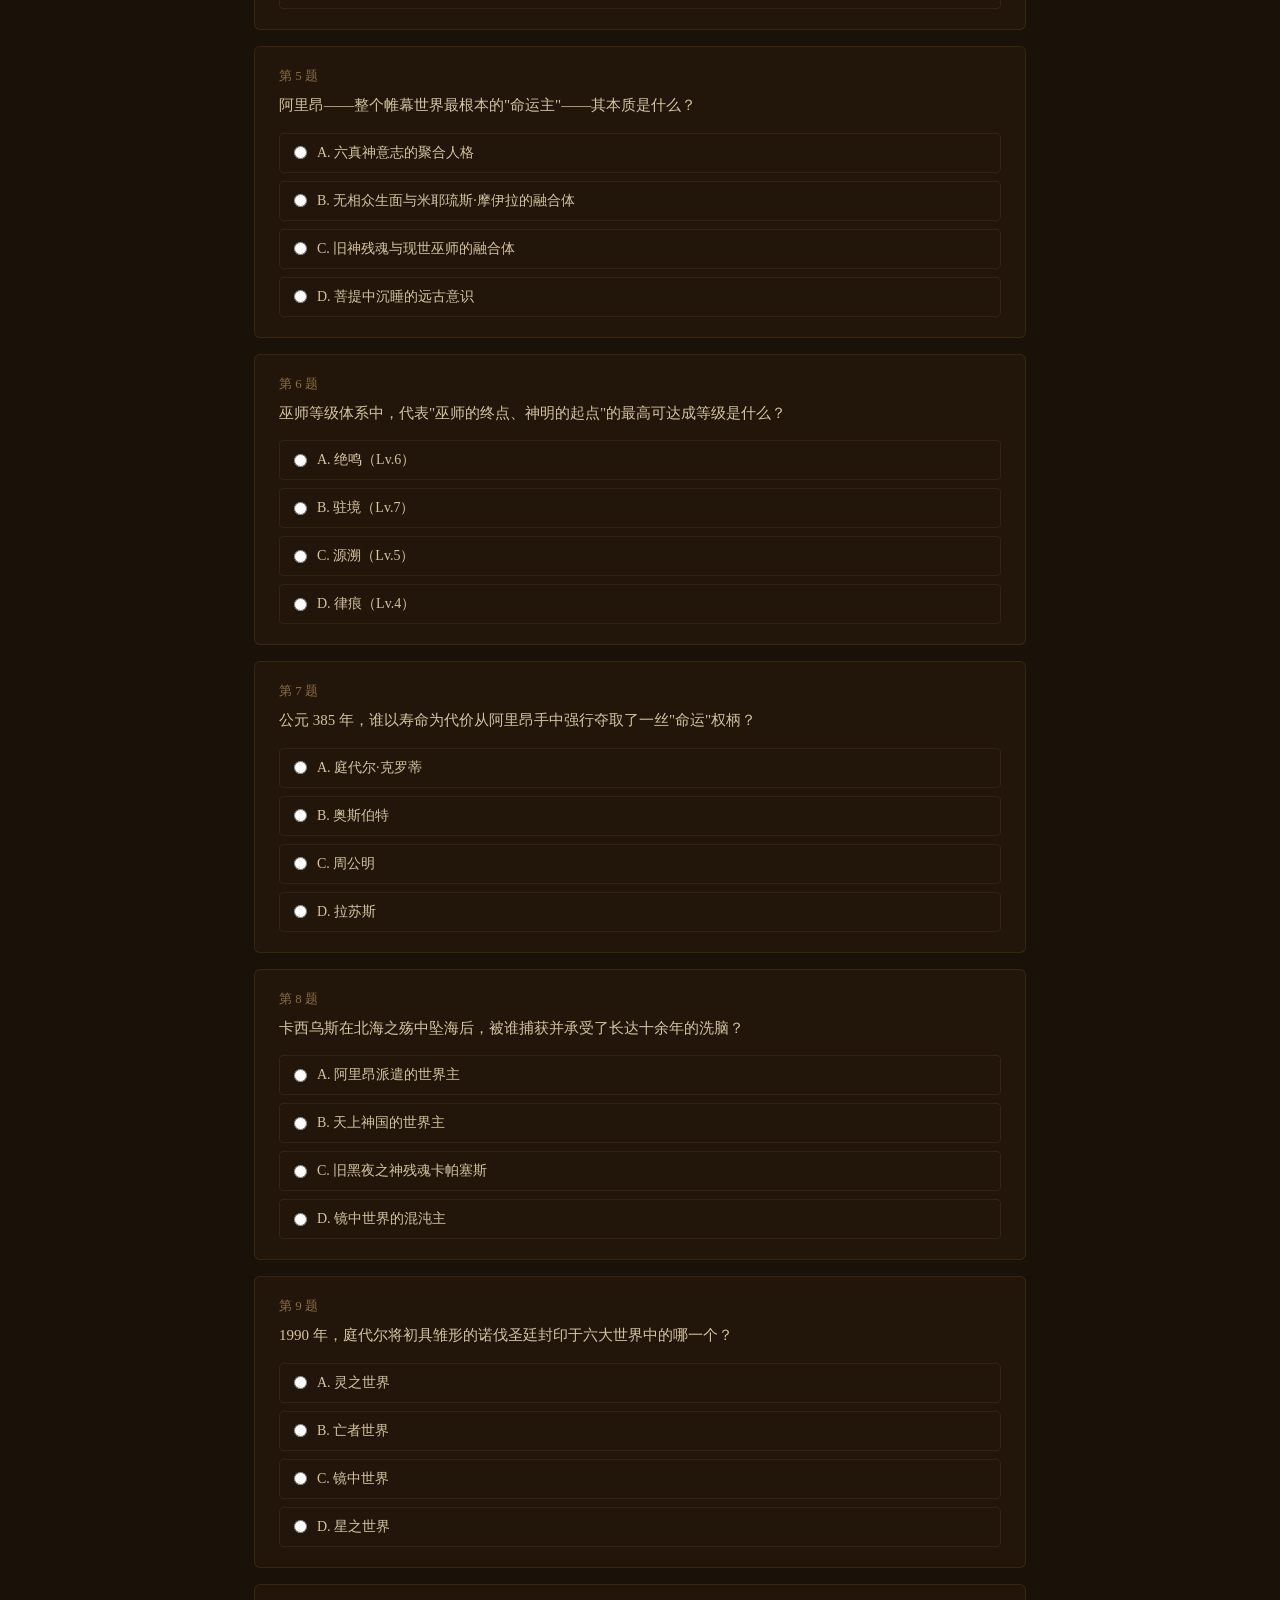
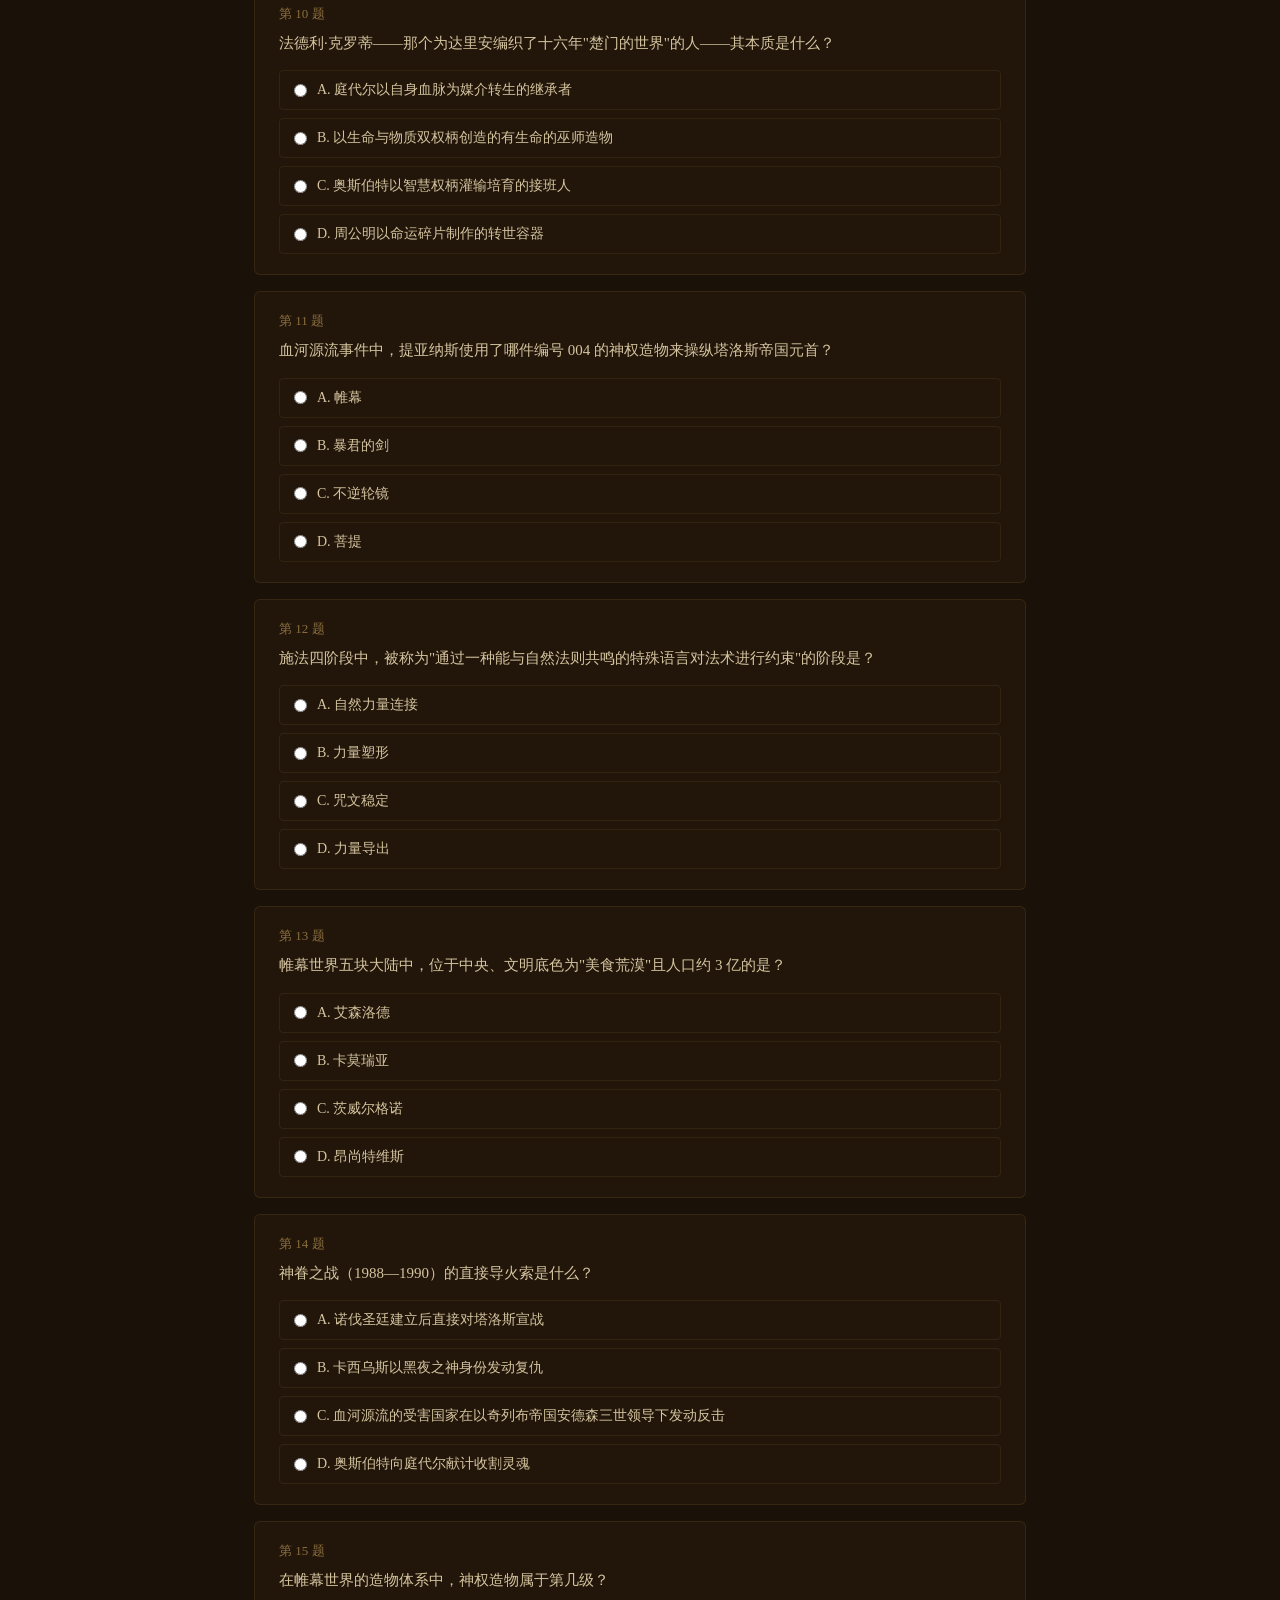
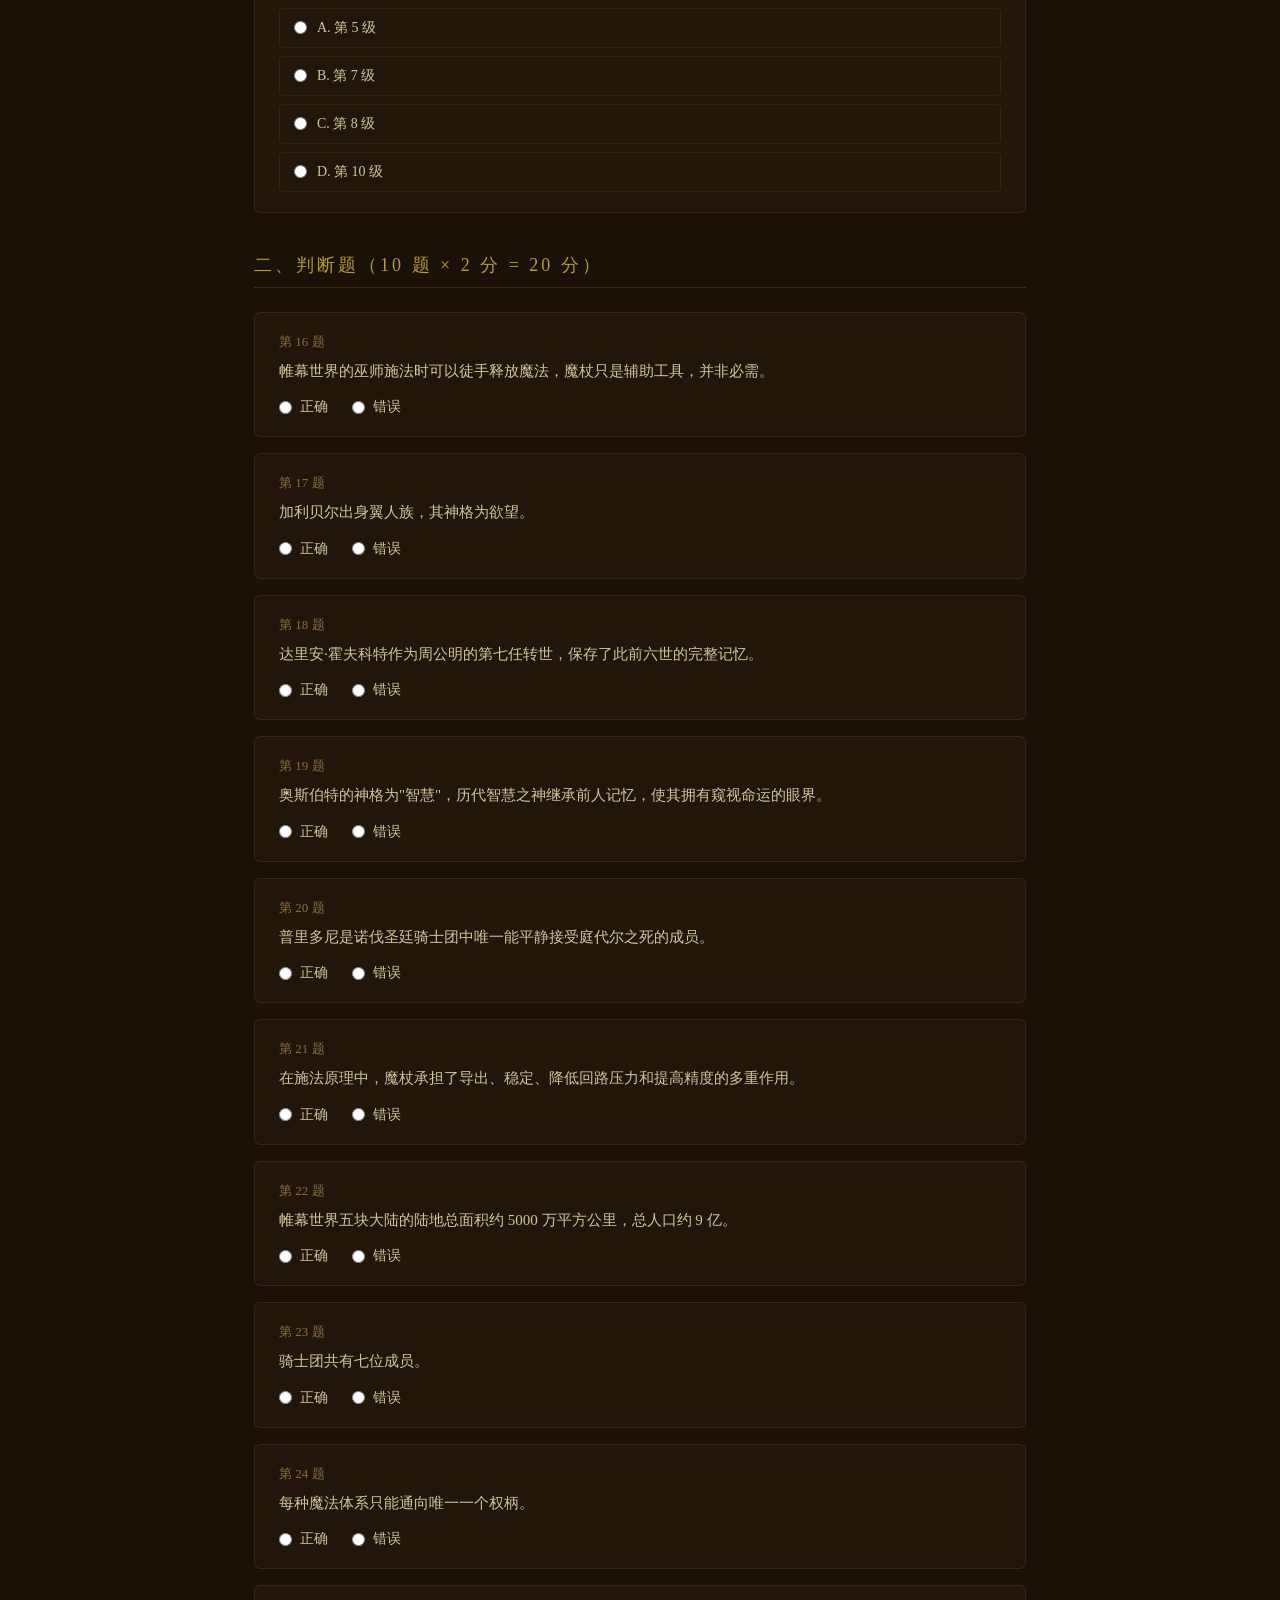
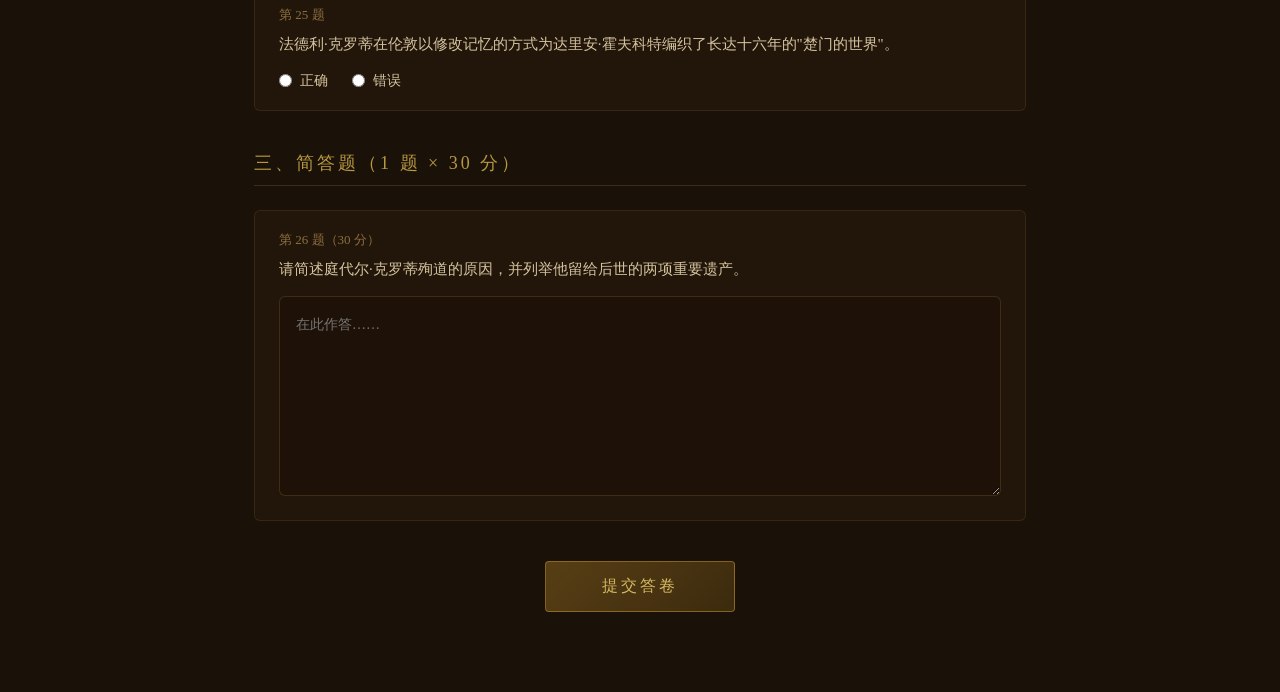
<file: 圣德赛尔五年级魔法史摸底测验.html>
﻿<!DOCTYPE html>
<html lang="zh-CN">
<head>
<meta charset="UTF-8">
<meta name="viewport" content="width=device-width, initial-scale=1.0">
<title>圣德赛尔五年级魔法史摸底测验</title>
<style>
  *, *::before, *::after { box-sizing: border-box; margin: 0; padding: 0; }
  
  body {
    font-family: 'Georgia', 'Noto Serif SC', 'STSong', serif;
    background: #1a1208;
    color: #d4c5a0;
    min-height: 100vh;
    position: relative;
    overflow-x: hidden;
  }

  /* Background layers */
  .bg-layer {
    position: fixed; top: 0; left: 0; width: 100%; height: 100%;
    pointer-events: none; z-index: 0;
  }

  /* Vaulted ceiling / dome effect */
  .bg-dome {
    position: fixed; top: 0; left: 50%; transform: translateX(-50%);
    width: 120vw; height: 60vh;
    background: radial-gradient(ellipse at 50% 0%, 
      rgba(180,140,60,0.12) 0%, 
      rgba(140,100,30,0.06) 25%, 
      rgba(100,70,20,0.03) 45%,
      transparent 70%);
    z-index: 0; pointer-events: none;
  }

  /* Subtle candles */
  .candle {
    position: fixed; z-index: 0; pointer-events: none;
  }
  .candle-flame {
    width: 4px; height: 16px;
    background: radial-gradient(ellipse at 50% 30%, rgba(255,200,80,0.5), rgba(255,140,20,0.2) 60%, transparent 100%);
    border-radius: 50% 50% 50% 50% / 60% 60% 40% 40%;
    animation: flicker 3s infinite alternate;
    position: relative;
  }
  .candle-flame::after {
    content: ''; position: absolute; top: 2px; left: 50%; transform: translateX(-50%);
    width: 10px; height: 10px;
    background: radial-gradient(circle, rgba(255,220,120,0.3), transparent 70%);
    border-radius: 50%;
  }
  @keyframes flicker {
    0% { opacity: 0.6; transform: scaleY(1) rotate(0deg); }
    25% { opacity: 0.8; transform: scaleY(1.1) rotate(1deg); }
    50% { opacity: 0.55; transform: scaleY(0.85) rotate(-0.5deg); }
    75% { opacity: 0.75; transform: scaleY(1.05) rotate(0.5deg); }
    100% { opacity: 0.65; transform: scaleY(1) rotate(-0.5deg); }
  }
  .candle-body {
    width: 6px; height: 20px;
    background: linear-gradient(to bottom, #f5e6c8, #c4a66a);
    border-radius: 1px;
    margin: 0 auto;
    opacity: 0.4;
  }

  .c1 { top: 8%; left: 5%; }
  .c2 { top: 12%; right: 6%; }
  .c3 { top: 75%; left: 3%; }
  .c4 { top: 78%; right: 4%; }
  .c5 { top: 40%; left: 2%; }
  .c6 { top: 45%; right: 3%; }

  /* Gold particles */
  .particle {
    position: fixed; pointer-events: none; z-index: 0;
    width: 2px; height: 2px;
    background: rgba(200,160,80,0.3);
    border-radius: 50%;
    animation: float 8s infinite ease-in-out;
  }
  @keyframes float {
    0%, 100% { transform: translateY(0) translateX(0); opacity: 0; }
    20% { opacity: 0.4; }
    50% { opacity: 0.15; }
    80% { opacity: 0.35; }
  }

  /* Main container */
  .container {
    position: relative; z-index: 1;
    max-width: 820px; margin: 0 auto;
    padding: 40px 24px 80px;
  }

  /* Header */
  .header {
    text-align: center; padding: 48px 20px 32px;
    border-bottom: 2px solid rgba(180,140,60,0.3);
    margin-bottom: 36px;
  }
  .header .crest {
    font-size: 48px; margin-bottom: 8px;
    opacity: 0.7;
  }
  .header h1 {
    font-size: 28px; font-weight: normal;
    letter-spacing: 4px;
    color: #c8a850;
    text-shadow: 0 0 40px rgba(180,140,60,0.3);
  }
  .header .subtitle {
    font-size: 14px; color: #8a7554;
    margin-top: 8px; letter-spacing: 2px;
  }
  .header .info-line {
    font-size: 13px; color: #6a5a40;
    margin-top: 16px;
    display: flex; gap: 24px; justify-content: center; flex-wrap: wrap;
  }

  /* Sections */
  .section {
    margin-bottom: 40px;
  }
  .section-title {
    font-size: 18px; letter-spacing: 3px;
    color: #b89840;
    padding-bottom: 10px;
    border-bottom: 1px solid rgba(160,130,60,0.25);
    margin-bottom: 24px;
  }

  /* Questions */
  .question {
    background: rgba(40,24,10,0.6);
    border: 1px solid rgba(140,110,50,0.2);
    border-radius: 6px;
    padding: 20px 24px;
    margin-bottom: 16px;
    transition: border-color 0.3s;
  }
  .question.answered { border-color: rgba(160,120,50,0.4); }
  .question.correct { border-color: rgba(80,160,80,0.5); background: rgba(20,40,20,0.3); }
  .question.incorrect { border-color: rgba(180,60,60,0.5); background: rgba(40,20,20,0.3); }
  .q-num {
    font-size: 13px; color: #8a7040; margin-bottom: 8px;
  }
  .q-text {
    font-size: 15px; line-height: 1.7; margin-bottom: 14px;
    color: #d4c5a0;
  }
  .options {
    display: flex; flex-direction: column; gap: 8px;
  }
  .option {
    display: flex; align-items: center; gap: 10px;
    padding: 10px 14px;
    border: 1px solid rgba(120,100,50,0.2);
    border-radius: 4px;
    cursor: pointer;
    transition: all 0.2s;
    font-size: 14px;
  }
  .option:hover {
    background: rgba(160,120,40,0.1);
    border-color: rgba(160,120,40,0.4);
  }
  .option.selected {
    background: rgba(180,140,40,0.15);
    border-color: rgba(180,140,40,0.5);
  }
  .option.correct-answer {
    background: rgba(60,140,60,0.2);
    border-color: rgba(80,160,80,0.6);
  }
  .option.wrong-answer {
    background: rgba(180,60,60,0.2);
    border-color: rgba(180,60,60,0.5);
  }
  .option input[type="radio"] {
    accent-color: #b89840;
  }

  /* True/False */
  .tf-options {
    display: flex; gap: 24px;
  }
  .tf-option {
    display: flex; align-items: center; gap: 8px;
    cursor: pointer; font-size: 14px;
  }

  /* Short Answer */
  .sa-textarea {
    width: 100%; min-height: 200px;
    background: rgba(30,18,8,0.8);
    border: 1px solid rgba(140,110,50,0.3);
    border-radius: 6px;
    color: #d4c5a0;
    font-family: inherit; font-size: 14px;
    padding: 16px; line-height: 1.7;
    resize: vertical;
  }
  .sa-textarea:focus {
    outline: none;
    border-color: rgba(180,140,40,0.6);
    box-shadow: 0 0 12px rgba(160,120,30,0.1);
  }

  /* Submit */
  .submit-area {
    text-align: center; margin-top: 36px;
  }
  .btn-submit {
    padding: 14px 56px;
    font-size: 16px; letter-spacing: 3px;
    background: linear-gradient(135deg, rgba(180,130,40,0.4), rgba(140,100,30,0.3));
    border: 1px solid rgba(200,150,50,0.5);
    color: #d4b860;
    border-radius: 4px;
    cursor: pointer;
    transition: all 0.3s;
    font-family: inherit;
  }
  .btn-submit:hover {
    background: linear-gradient(135deg, rgba(200,150,50,0.5), rgba(160,120,40,0.4));
    box-shadow: 0 0 24px rgba(180,130,30,0.2);
  }
  .btn-submit:disabled {
    opacity: 0.4; cursor: not-allowed;
  }

  /* Result Modal */
  .result-overlay {
    display: none; position: fixed; top: 0; left: 0; width: 100%; height: 100%;
    background: rgba(10,6,2,0.85); z-index: 100;
    justify-content: center; align-items: center;
  }
  .result-overlay.show { display: flex; }
  .result-card {
    background: linear-gradient(135deg, #2a1a0a, #1a1208);
    border: 2px solid rgba(200,150,50,0.4);
    border-radius: 12px;
    padding: 40px 36px; max-width: 560px; width: 90%;
    text-align: center;
  }
  .result-image { width: 200px; height: 200px; object-fit: cover; border-radius: 8px; margin: 0 auto 20px; display: block; border: 2px solid rgba(200,150,50,0.3); box-shadow: 0 0 20px rgba(200,150,50,0.15); }
  .result-grade {
    font-size: 64px; font-weight: bold;
    margin: 16px 0;
  }
  .grade-S { color: #ffd700; text-shadow: 0 0 30px rgba(255,200,0,0.5); }
  .grade-A { color: #c0a0ff; text-shadow: 0 0 20px rgba(180,140,255,0.4); }
  .grade-B { color: #80b8e0; text-shadow: 0 0 20px rgba(100,160,220,0.4); }
  .grade-D { color: #a0a0a0; text-shadow: 0 0 20px rgba(150,150,150,0.3); }
.grade-C { color: #d08060; text-shadow: 0 0 20px rgba(200,120,80,0.3); }
  .result-score {
    font-size: 22px; color: #b89840; margin-bottom: 8px;
  }
  .result-breakdown {
    font-size: 13px; color: #8a7554; margin-bottom: 20px;
  }
  .result-comment {
    font-size: 14px; line-height: 1.8; color: #c8b888;
    font-style: italic; margin-bottom: 24px;
    text-align: left; padding: 16px; 
    background: rgba(30,18,8,0.5);
    border-radius: 6px;
  }
  .btn-close {
    padding: 10px 32px; font-size: 14px;
    background: rgba(140,100,30,0.3);
    border: 1px solid rgba(180,130,40,0.4);
    color: #b89840; border-radius: 4px;
    cursor: pointer; font-family: inherit;
  }
  .btn-close:hover { background: rgba(180,130,40,0.4); }

  /* Progress */
  .progress-bar {
    position: sticky; top: 0; z-index: 10;
    background: rgba(20,12,6,0.9);
    backdrop-filter: blur(8px);
    padding: 10px 20px;
    display: flex; align-items: center; gap: 12px;
    border-bottom: 1px solid rgba(140,100,30,0.2);
  }
  .progress-fill {
    height: 3px; background: #b89840; 
    border-radius: 2px; transition: width 0.3s;
  }
  .progress-text {
    font-size: 12px; color: #8a7040; white-space: nowrap;
  }

  /* Responsive */
  @media (max-width: 600px) {
    .container { padding: 20px 12px 60px; }
    .header h1 { font-size: 22px; }
    .question { padding: 14px 16px; }
  }

  /* Subtle book stacks */
  .book-stack {
    position: fixed; z-index: 0; pointer-events: none;
    opacity: 0.08;
  }
  .book {
    border-radius: 1px 3px 3px 1px;
    position: absolute;
  }
  .bs1 { bottom: 6%; left: 7%; display: flex; gap: 2px; align-items: flex-end; }
  .bs1 .b1 { width: 14px; height: 90px; background: #8a6a30; }
  .bs1 .b2 { width: 10px; height: 78px; background: #6a5020; }
  .bs1 .b3 { width: 16px; height: 100px; background: #a07838; }
  .bs1 .b4 { width: 9px; height: 68px; background: #7a5a28; }
  .bs2 { bottom: 8%; right: 9%; display: flex; gap: 2px; align-items: flex-end; flex-direction: row-reverse; }
  .bs2 .b1 { width: 13px; height: 85px; background: #785828; }
  .bs2 .b2 { width: 17px; height: 105px; background: #907040; }
  .bs2 .b3 { width: 11px; height: 72px; background: #684818; }
  .bs2 .b4 { width: 12px; height: 60px; background: #b08848; transform: rotate(-8deg); }
</style>
</head>
<body>
<!-- Background -->
<div class="bg-layer">
  <div class="bg-dome"></div>
  <div class="candle c1"><div class="candle-flame"></div><div class="candle-body"></div></div>
  <div class="candle c2"><div class="candle-flame"></div><div class="candle-body"></div></div>
  <div class="candle c3"><div class="candle-flame"></div><div class="candle-body"></div></div>
  <div class="candle c4"><div class="candle-flame"></div><div class="candle-body"></div></div>
  <div class="candle c5"><div class="candle-flame"></div><div class="candle-body"></div></div>
  <div class="candle c6"><div class="candle-flame"></div><div class="candle-body"></div></div>
  <div class="book-stack bs1">
    <div class="book b1"></div><div class="book b2"></div><div class="book b3"></div><div class="book b4"></div>
  </div>
  <div class="book-stack bs2">
    <div class="book b1"></div><div class="book b2"></div><div class="book b3"></div><div class="book b4"></div>
  </div>
</div>

<div class="progress-bar" id="progressBar">
  <div class="progress-fill" id="progressFill" style="width:0%"></div>
  <div class="progress-text" id="progressText">0 / 26 题已答</div>
</div>

<div class="container" id="quizContainer">

<div class="header">
  <div class="crest">⚜</div>
  <h1>圣德赛尔魔法学院</h1>
  <div class="subtitle">五年级 · 魔法史摸底测验</div>
  <div class="info-line">
    <span>总分：80 分</span>
    <span>合格线：A 级（49 分）</span>
    <span>时间：不限</span>
  </div>
</div>

<!-- ===== 第一部分：单选题（15题，每题2分，共30分） ===== -->
<div class="section" id="sec-choice">
  <div class="section-title">一、单选题（15 题 × 2 分 = 30 分）</div>

  <div class="question" data-q="1" data-type="choice" data-answer="B">
    <div class="q-num">第 1 题</div>
    <div class="q-text">帷幕——这道将巫师与人类隔绝的穹顶——诞生于哪一年？</div>
    <div class="options">
      <label class="option"><input type="radio" name="q1" value="A" onchange="updateAnswer(1,'A')"><span>A. 公元 925 年</span></label>
      <label class="option"><input type="radio" name="q1" value="B" onchange="updateAnswer(1,'B')"><span>B. 公元 1077 年</span></label>
      <label class="option"><input type="radio" name="q1" value="C" onchange="updateAnswer(1,'C')"><span>C. 公元 1215 年</span></label>
      <label class="option"><input type="radio" name="q1" value="D" onchange="updateAnswer(1,'D')"><span>D. 公元 1492 年</span></label>
    </div>
  </div>

  <div class="question" data-q="2" data-type="choice" data-answer="A">
    <div class="q-num">第 2 题</div>
    <div class="q-text">庭代尔·克罗蒂以哪两个权柄熔铸出"暴君"神位？</div>
    <div class="options">
      <label class="option"><input type="radio" name="q2" value="A" onchange="updateAnswer(2,'A')"><span>A. 主宰与欺诈</span></label>
      <label class="option"><input type="radio" name="q2" value="B" onchange="updateAnswer(2,'B')"><span>B. 主宰与生命</span></label>
      <label class="option"><input type="radio" name="q2" value="C" onchange="updateAnswer(2,'C')"><span>C. 物质与力量</span></label>
      <label class="option"><input type="radio" name="q2" value="D" onchange="updateAnswer(2,'D')"><span>D. 物质与欺诈</span></label>
    </div>
  </div>

  <div class="question" data-q="3" data-type="choice" data-answer="C">
    <div class="q-num">第 3 题</div>
    <div class="q-text">北海之殇的背后，谁以长达六年的心理诱导间接导致了这场悲剧的发生？</div>
    <div class="options">
      <label class="option"><input type="radio" name="q3" value="A" onchange="updateAnswer(3,'A')"><span>A. 阿里昂</span></label>
      <label class="option"><input type="radio" name="q3" value="B" onchange="updateAnswer(3,'B')"><span>B. 卡帕塞斯</span></label>
      <label class="option"><input type="radio" name="q3" value="C" onchange="updateAnswer(3,'C')"><span>C. 奥斯伯特</span></label>
      <label class="option"><input type="radio" name="q3" value="D" onchange="updateAnswer(3,'D')"><span>D. 世界主</span></label>
    </div>
  </div>

  <div class="question" data-q="4" data-type="choice" data-answer="B">
    <div class="q-num">第 4 题</div>
    <div class="q-text">诺伐圣廷骑士团中，于 1989 年陨落的次席是谁？</div>
    <div class="options">
      <label class="option"><input type="radio" name="q4" value="A" onchange="updateAnswer(4,'A')"><span>A. 厄尼西姆</span></label>
      <label class="option"><input type="radio" name="q4" value="B" onchange="updateAnswer(4,'B')"><span>B. 加利贝尔</span></label>
      <label class="option"><input type="radio" name="q4" value="C" onchange="updateAnswer(4,'C')"><span>C. 普里多尼</span></label>
      <label class="option"><input type="radio" name="q4" value="D" onchange="updateAnswer(4,'D')"><span>D. 赫法恩斯</span></label>
    </div>
  </div>

  <div class="question" data-q="5" data-type="choice" data-answer="B">
    <div class="q-num">第 5 题</div>
    <div class="q-text">阿里昂——整个帷幕世界最根本的"命运主"——其本质是什么？</div>
    <div class="options">
      <label class="option"><input type="radio" name="q5" value="A" onchange="updateAnswer(5,'A')"><span>A. 六真神意志的聚合人格</span></label>
      <label class="option"><input type="radio" name="q5" value="B" onchange="updateAnswer(5,'B')"><span>B. 无相众生面与米耶琉斯·摩伊拉的融合体</span></label>
      <label class="option"><input type="radio" name="q5" value="C" onchange="updateAnswer(5,'C')"><span>C. 旧神残魂与现世巫师的融合体</span></label>
      <label class="option"><input type="radio" name="q5" value="D" onchange="updateAnswer(5,'D')"><span>D. 菩提中沉睡的远古意识</span></label>
    </div>
  </div>

  <div class="question" data-q="6" data-type="choice" data-answer="B">
    <div class="q-num">第 6 题</div>
    <div class="q-text">巫师等级体系中，代表"巫师的终点、神明的起点"的最高可达成等级是什么？</div>
    <div class="options">
      <label class="option"><input type="radio" name="q6" value="A" onchange="updateAnswer(6,'A')"><span>A. 绝鸣（Lv.6）</span></label>
      <label class="option"><input type="radio" name="q6" value="B" onchange="updateAnswer(6,'B')"><span>B. 驻境（Lv.7）</span></label>
      <label class="option"><input type="radio" name="q6" value="C" onchange="updateAnswer(6,'C')"><span>C. 源溯（Lv.5）</span></label>
      <label class="option"><input type="radio" name="q6" value="D" onchange="updateAnswer(6,'D')"><span>D. 律痕（Lv.4）</span></label>
    </div>
  </div>

  <div class="question" data-q="7" data-type="choice" data-answer="C">
    <div class="q-num">第 7 题</div>
    <div class="q-text">公元 385 年，谁以寿命为代价从阿里昂手中强行夺取了一丝"命运"权柄？</div>
    <div class="options">
      <label class="option"><input type="radio" name="q7" value="A" onchange="updateAnswer(7,'A')"><span>A. 庭代尔·克罗蒂</span></label>
      <label class="option"><input type="radio" name="q7" value="B" onchange="updateAnswer(7,'B')"><span>B. 奥斯伯特</span></label>
      <label class="option"><input type="radio" name="q7" value="C" onchange="updateAnswer(7,'C')"><span>C. 周公明</span></label>
      <label class="option"><input type="radio" name="q7" value="D" onchange="updateAnswer(7,'D')"><span>D. 拉苏斯</span></label>
    </div>
  </div>

  <div class="question" data-q="8" data-type="choice" data-answer="C">
    <div class="q-num">第 8 题</div>
    <div class="q-text">卡西乌斯在北海之殇中坠海后，被谁捕获并承受了长达十余年的洗脑？</div>
    <div class="options">
      <label class="option"><input type="radio" name="q8" value="A" onchange="updateAnswer(8,'A')"><span>A. 阿里昂派遣的世界主</span></label>
      <label class="option"><input type="radio" name="q8" value="B" onchange="updateAnswer(8,'B')"><span>B. 天上神国的世界主</span></label>
      <label class="option"><input type="radio" name="q8" value="C" onchange="updateAnswer(8,'C')"><span>C. 旧黑夜之神残魂卡帕塞斯</span></label>
      <label class="option"><input type="radio" name="q8" value="D" onchange="updateAnswer(8,'D')"><span>D. 镜中世界的混沌主</span></label>
    </div>
  </div>

  <div class="question" data-q="9" data-type="choice" data-answer="C">
    <div class="q-num">第 9 题</div>
    <div class="q-text">1990 年，庭代尔将初具雏形的诺伐圣廷封印于六大世界中的哪一个？</div>
    <div class="options">
      <label class="option"><input type="radio" name="q9" value="A" onchange="updateAnswer(9,'A')"><span>A. 灵之世界</span></label>
      <label class="option"><input type="radio" name="q9" value="B" onchange="updateAnswer(9,'B')"><span>B. 亡者世界</span></label>
      <label class="option"><input type="radio" name="q9" value="C" onchange="updateAnswer(9,'C')"><span>C. 镜中世界</span></label>
      <label class="option"><input type="radio" name="q9" value="D" onchange="updateAnswer(9,'D')"><span>D. 星之世界</span></label>
    </div>
  </div>

  <div class="question" data-q="10" data-type="choice" data-answer="B">
    <div class="q-num">第 10 题</div>
    <div class="q-text">法德利·克罗蒂——那个为达里安编织了十六年"楚门的世界"的人——其本质是什么？</div>
    <div class="options">
      <label class="option"><input type="radio" name="q10" value="A" onchange="updateAnswer(10,'A')"><span>A. 庭代尔以自身血脉为媒介转生的继承者</span></label>
      <label class="option"><input type="radio" name="q10" value="B" onchange="updateAnswer(10,'B')"><span>B. 以生命与物质双权柄创造的有生命的巫师造物</span></label>
      <label class="option"><input type="radio" name="q10" value="C" onchange="updateAnswer(10,'C')"><span>C. 奥斯伯特以智慧权柄灌输培育的接班人</span></label>
      <label class="option"><input type="radio" name="q10" value="D" onchange="updateAnswer(10,'D')"><span>D. 周公明以命运碎片制作的转世容器</span></label>
    </div>
  </div>

  <div class="question" data-q="11" data-type="choice" data-answer="C">
    <div class="q-num">第 11 题</div>
    <div class="q-text">血河源流事件中，提亚纳斯使用了哪件编号 004 的神权造物来操纵塔洛斯帝国元首？</div>
    <div class="options">
      <label class="option"><input type="radio" name="q11" value="A" onchange="updateAnswer(11,'A')"><span>A. 帷幕</span></label>
      <label class="option"><input type="radio" name="q11" value="B" onchange="updateAnswer(11,'B')"><span>B. 暴君的剑</span></label>
      <label class="option"><input type="radio" name="q11" value="C" onchange="updateAnswer(11,'C')"><span>C. 不逆轮镜</span></label>
      <label class="option"><input type="radio" name="q11" value="D" onchange="updateAnswer(11,'D')"><span>D. 菩提</span></label>
    </div>
  </div>

  <div class="question" data-q="12" data-type="choice" data-answer="C">
    <div class="q-num">第 12 题</div>
    <div class="q-text">施法四阶段中，被称为"通过一种能与自然法则共鸣的特殊语言对法术进行约束"的阶段是？</div>
    <div class="options">
      <label class="option"><input type="radio" name="q12" value="A" onchange="updateAnswer(12,'A')"><span>A. 自然力量连接</span></label>
      <label class="option"><input type="radio" name="q12" value="B" onchange="updateAnswer(12,'B')"><span>B. 力量塑形</span></label>
      <label class="option"><input type="radio" name="q12" value="C" onchange="updateAnswer(12,'C')"><span>C. 咒文稳定</span></label>
      <label class="option"><input type="radio" name="q12" value="D" onchange="updateAnswer(12,'D')"><span>D. 力量导出</span></label>
    </div>
  </div>

  <div class="question" data-q="13" data-type="choice" data-answer="B">
    <div class="q-num">第 13 题</div>
    <div class="q-text">帷幕世界五块大陆中，位于中央、文明底色为"美食荒漠"且人口约 3 亿的是？</div>
    <div class="options">
      <label class="option"><input type="radio" name="q13" value="A" onchange="updateAnswer(13,'A')"><span>A. 艾森洛德</span></label>
      <label class="option"><input type="radio" name="q13" value="B" onchange="updateAnswer(13,'B')"><span>B. 卡莫瑞亚</span></label>
      <label class="option"><input type="radio" name="q13" value="C" onchange="updateAnswer(13,'C')"><span>C. 茨威尔格诺</span></label>
      <label class="option"><input type="radio" name="q13" value="D" onchange="updateAnswer(13,'D')"><span>D. 昂尚特维斯</span></label>
    </div>
  </div>

  <div class="question" data-q="14" data-type="choice" data-answer="C">
    <div class="q-num">第 14 题</div>
    <div class="q-text">神眷之战（1988—1990）的直接导火索是什么？</div>
    <div class="options">
      <label class="option"><input type="radio" name="q14" value="A" onchange="updateAnswer(14,'A')"><span>A. 诺伐圣廷建立后直接对塔洛斯宣战</span></label>
      <label class="option"><input type="radio" name="q14" value="B" onchange="updateAnswer(14,'B')"><span>B. 卡西乌斯以黑夜之神身份发动复仇</span></label>
      <label class="option"><input type="radio" name="q14" value="C" onchange="updateAnswer(14,'C')"><span>C. 血河源流的受害国家在以奇列布帝国安德森三世领导下发动反击</span></label>
      <label class="option"><input type="radio" name="q14" value="D" onchange="updateAnswer(14,'D')"><span>D. 奥斯伯特向庭代尔献计收割灵魂</span></label>
    </div>
  </div>

  <div class="question" data-q="15" data-type="choice" data-answer="C">
    <div class="q-num">第 15 题</div>
    <div class="q-text">在帷幕世界的造物体系中，神权造物属于第几级？</div>
    <div class="options">
      <label class="option"><input type="radio" name="q15" value="A" onchange="updateAnswer(15,'A')"><span>A. 第 5 级</span></label>
      <label class="option"><input type="radio" name="q15" value="B" onchange="updateAnswer(15,'B')"><span>B. 第 7 级</span></label>
      <label class="option"><input type="radio" name="q15" value="C" onchange="updateAnswer(15,'C')"><span>C. 第 8 级</span></label>
      <label class="option"><input type="radio" name="q15" value="D" onchange="updateAnswer(15,'D')"><span>D. 第 10 级</span></label>
    </div>
  </div>
</div>

<!-- ===== 第二部分：判断题（10题，每题2分，共20分） ===== -->
<div class="section" id="sec-tf">
  <div class="section-title">二、判断题（10 题 × 2 分 = 20 分）</div>

  <div class="question" data-q="16" data-type="tf" data-answer="F">
    <div class="q-num">第 16 题</div>
    <div class="q-text">帷幕世界的巫师施法时可以徒手释放魔法，魔杖只是辅助工具，并非必需。</div>
    <div class="tf-options">
      <label class="tf-option"><input type="radio" name="q16" value="T" onchange="updateAnswer(16,'T')"><span>正确</span></label>
      <label class="tf-option"><input type="radio" name="q16" value="F" onchange="updateAnswer(16,'F')"><span>错误</span></label>
    </div>
  </div>

  <div class="question" data-q="17" data-type="tf" data-answer="F">
    <div class="q-num">第 17 题</div>
    <div class="q-text">加利贝尔出身翼人族，其神格为欲望。</div>
    <div class="tf-options">
      <label class="tf-option"><input type="radio" name="q17" value="T" onchange="updateAnswer(17,'T')"><span>正确</span></label>
      <label class="tf-option"><input type="radio" name="q17" value="F" onchange="updateAnswer(17,'F')"><span>错误</span></label>
    </div>
  </div>

  <div class="question" data-q="18" data-type="tf" data-answer="F">
    <div class="q-num">第 18 题</div>
    <div class="q-text">达里安·霍夫科特作为周公明的第七任转世，保存了此前六世的完整记忆。</div>
    <div class="tf-options">
      <label class="tf-option"><input type="radio" name="q18" value="T" onchange="updateAnswer(18,'T')"><span>正确</span></label>
      <label class="tf-option"><input type="radio" name="q18" value="F" onchange="updateAnswer(18,'F')"><span>错误</span></label>
    </div>
  </div>

  <div class="question" data-q="19" data-type="tf" data-answer="T">
    <div class="q-num">第 19 题</div>
    <div class="q-text">奥斯伯特的神格为"智慧"，历代智慧之神继承前人记忆，使其拥有窥视命运的眼界。</div>
    <div class="tf-options">
      <label class="tf-option"><input type="radio" name="q19" value="T" onchange="updateAnswer(19,'T')"><span>正确</span></label>
      <label class="tf-option"><input type="radio" name="q19" value="F" onchange="updateAnswer(19,'F')"><span>错误</span></label>
    </div>
  </div>

  <div class="question" data-q="20" data-type="tf" data-answer="F">
    <div class="q-num">第 20 题</div>
    <div class="q-text">普里多尼是诺伐圣廷骑士团中唯一能平静接受庭代尔之死的成员。</div>
    <div class="tf-options">
      <label class="tf-option"><input type="radio" name="q20" value="T" onchange="updateAnswer(20,'T')"><span>正确</span></label>
      <label class="tf-option"><input type="radio" name="q20" value="F" onchange="updateAnswer(20,'F')"><span>错误</span></label>
    </div>
  </div>

  <div class="question" data-q="21" data-type="tf" data-answer="T">
    <div class="q-num">第 21 题</div>
    <div class="q-text">在施法原理中，魔杖承担了导出、稳定、降低回路压力和提高精度的多重作用。</div>
    <div class="tf-options">
      <label class="tf-option"><input type="radio" name="q21" value="T" onchange="updateAnswer(21,'T')"><span>正确</span></label>
      <label class="tf-option"><input type="radio" name="q21" value="F" onchange="updateAnswer(21,'F')"><span>错误</span></label>
    </div>
  </div>

  <div class="question" data-q="22" data-type="tf" data-answer="T">
    <div class="q-num">第 22 题</div>
    <div class="q-text">帷幕世界五块大陆的陆地总面积约 5000 万平方公里，总人口约 9 亿。</div>
    <div class="tf-options">
      <label class="tf-option"><input type="radio" name="q22" value="T" onchange="updateAnswer(22,'T')"><span>正确</span></label>
      <label class="tf-option"><input type="radio" name="q22" value="F" onchange="updateAnswer(22,'F')"><span>错误</span></label>
    </div>
  </div>

  <div class="question" data-q="23" data-type="tf" data-answer="T">
    <div class="q-num">第 23 题</div>
    <div class="q-text">骑士团共有七位成员。</div>
    <div class="tf-options">
      <label class="tf-option"><input type="radio" name="q23" value="T" onchange="updateAnswer(23,'T')"><span>正确</span></label>
      <label class="tf-option"><input type="radio" name="q23" value="F" onchange="updateAnswer(23,'F')"><span>错误</span></label>
    </div>
  </div>

  <div class="question" data-q="24" data-type="tf" data-answer="F">
    <div class="q-num">第 24 题</div>
    <div class="q-text">每种魔法体系只能通向唯一一个权柄。</div>
    <div class="tf-options">
      <label class="tf-option"><input type="radio" name="q24" value="T" onchange="updateAnswer(24,'T')"><span>正确</span></label>
      <label class="tf-option"><input type="radio" name="q24" value="F" onchange="updateAnswer(24,'F')"><span>错误</span></label>
    </div>
  </div>

  <div class="question" data-q="25" data-type="tf" data-answer="T">
    <div class="q-num">第 25 题</div>
    <div class="q-text">法德利·克罗蒂在伦敦以修改记忆的方式为达里安·霍夫科特编织了长达十六年的"楚门的世界"。</div>
    <div class="tf-options">
      <label class="tf-option"><input type="radio" name="q25" value="T" onchange="updateAnswer(25,'T')"><span>正确</span></label>
      <label class="tf-option"><input type="radio" name="q25" value="F" onchange="updateAnswer(25,'F')"><span>错误</span></label>
    </div>
  </div>
</div>

<!-- ===== 第三部分：简答题（1题，30分） ===== -->
<div class="section" id="sec-sa">
  <div class="section-title">三、简答题（1 题 × 30 分）</div>

  <div class="question" data-q="26" data-type="shortanswer">
    <div class="q-num">第 26 题（30 分）</div>
    <div class="q-text">请简述庭代尔·克罗蒂殉道的原因，并列举他留给后世的两项重要遗产。</div>
    <textarea class="sa-textarea" id="saAnswer" placeholder="在此作答……" oninput="updateAnswer(26, this.value)"></textarea>
  </div>
</div>

<!-- Submit -->
<div class="submit-area">
  <button class="btn-submit" id="btnSubmit" onclick="submitQuiz()">提交答卷</button>
</div>

</div><!-- .container -->

<!-- Result Modal -->
<div class="result-overlay" id="resultOverlay">
  <div class="result-card" id="resultCard">
  </div>
</div>

<script>
// ===== MODEL ANSWER FOR SHORT ANSWER GRADING =====
const MODEL_KEYWORDS = {
  tier1: ["殉道", "赴死", "陨落", "神眷之战", "结束战争", "卡西乌斯", "微笑", "牺牲"],
  tier2: ["诺伐圣廷", "骑士团", "封印", "镜中世界", "解散", "遗产"],
  tier3: ["法德利", "达里安", "克罗蒂", "命运剧本", "造物", "楚门", "伦敦"]
};

function gradeShortAnswer(text) {
  if (!text || text.trim().length < 10) return 0;
  
  var lower = text.toLowerCase();
  var score = 0;
  
  var tiers = [
    { keywords: MODEL_KEYWORDS.tier1, points: 12 },
    { keywords: MODEL_KEYWORDS.tier2, points: 9 },
    { keywords: MODEL_KEYWORDS.tier3, points: 9 }
  ];
  
  for (var t = 0; t < tiers.length; t++) {
    var tier = tiers[t];
    var matches = 0;
    for (var k = 0; k < tier.keywords.length; k++) {
      if (lower.indexOf(tier.keywords[k].toLowerCase()) !== -1) matches++;
    }
    if (matches >= 2) {
      score += tier.points;
    } else if (matches >= 1) {
      score += Math.round(tier.points * 0.55);
    }
  }
  
  return Math.min(30, Math.round(score));
}

// ===== QUIZ LOGIC =====
var TOTAL_QUESTIONS = 26;
var answers = {};
var submitted = false;

function updateAnswer(qNum, value) {
  if (submitted) return;
  answers[qNum] = value;
  
  // Visual feedback
  var qEl = document.querySelector('[data-q="' + qNum + '"]');
  if (qEl && value) qEl.classList.add('answered');
  
  updateProgress();
}

function updateProgress() {
  var count = Object.keys(answers).length;
  var pct = Math.round((count / TOTAL_QUESTIONS) * 100);
  document.getElementById('progressFill').style.width = pct + '%';
  document.getElementById('progressText').textContent = count + ' / ' + TOTAL_QUESTIONS + ' 题已答';
}

function submitQuiz() {
  // Check all answered
  for (var i = 1; i <= TOTAL_QUESTIONS; i++) {
    if (!answers[i]) {
      alert('请完成第 ' + i + ' 题后再提交。');
      var target = document.querySelector('[data-q="' + i + '"]');
      if (target) target.scrollIntoView({ behavior: 'smooth', block: 'center' });
      return;
    }
  }
  
  submitted = true;
  var btn = document.getElementById('btnSubmit');
  btn.disabled = true;
  btn.textContent = '已提交';
  
  var choiceScore = 0;
  var tfScore = 0;
  
  // Grade choices
  for (var i = 1; i <= 15; i++) {
    var qEl = document.querySelector('[data-q="' + i + '"]');
    var correctAns = qEl.getAttribute('data-answer');
    var userAns = answers[i];
    
    if (userAns === correctAns) {
      choiceScore += 2;
      qEl.classList.add('correct');
      var correctOpt = qEl.querySelector('input[value="' + correctAns + '"]');
      if (correctOpt) correctOpt.closest('.option').classList.add('correct-answer');
    } else {
      qEl.classList.add('incorrect');
      var correctOpt = qEl.querySelector('input[value="' + correctAns + '"]');
      if (correctOpt) correctOpt.closest('.option').classList.add('correct-answer');
      var wrongOpt = qEl.querySelector('input[value="' + userAns + '"]');
      if (wrongOpt) wrongOpt.closest('.option').classList.add('wrong-answer');
    }
  }
  
  // Grade T/F
  for (var i = 16; i <= 25; i++) {
    var qEl = document.querySelector('[data-q="' + i + '"]');
    var correctAns = qEl.getAttribute('data-answer');
    var userAns = answers[i];
    
    if (userAns === correctAns) {
      tfScore += 2;
      qEl.classList.add('correct');
      var correctOpt = qEl.querySelector('input[value="' + correctAns + '"]');
      if (correctOpt) correctOpt.closest('.tf-option').style.color = '#80c080';
    } else {
      qEl.classList.add('incorrect');
      var correctOpt = qEl.querySelector('input[value="' + correctAns + '"]');
      if (correctOpt) correctOpt.closest('.tf-option').style.color = '#80c080';
      var wrongOpt = qEl.querySelector('input[value="' + userAns + '"]');
      if (wrongOpt) wrongOpt.closest('.tf-option').style.color = '#e08080';
    }
  }
  
  // Grade short answer
  var saText = document.getElementById('saAnswer').value;
  var saScore = gradeShortAnswer(saText);
  
  var totalScore = choiceScore + tfScore + saScore;
  
  // Determine grade
  var grade, gradeClass, character, comment;
  if (totalScore >= 65) {
    grade = 'S 级';
    gradeClass = 'grade-S';
    character = '奥斯伯特';
    comment = '你是奥斯伯特本人吧？作为昂尚特维斯的智慧之神、帷幕世界棋力最深的那只手，你不但把整部魔法史倒背如流，还能从每一个历史的涟漪里读出背后搅动的大手。不过我得提醒你：当年你在北海边对那个红瞳少年做了六年心理暗示——这分数，可别成了你的又一个"算计"哦。总之，S 级意味着你不仅精通史实，还看清了那些藏在纸页背面的阳谋。希望你拿这份智慧去做比"间接导致北海之殇"稍微善良一点的事。';
  } else if (totalScore >= 49) {
    grade = 'A 级';
    gradeClass = 'grade-A';
    character = '卡西乌斯·希尔伯特';
    comment = '合格的魔法史学者！你像卡西乌斯一样，在漫长的黑暗里保住了对真相的洞悉——只不过他没有这份运气在试卷上写答案，而你做到了。A 级说明你掌握了从帷幕诞生到暴君陨落的完整脉络，足以在圣德赛尔的走廊上昂首走过。当然，卡西乌斯的前半生证明了：知道真相和活出真相是两回事。你的试卷答得漂亮，但愿你的人生不用像他那样，在被洗脑十几年后才发现自己恨错了人。';
  } else if (totalScore >= 33) {
    grade = 'B 级';
    gradeClass = 'grade-B';
    character = '辛克莱尔·德维雷斯';
    comment = '你的魔法史水平大概与辛克莱尔·德维雷斯——魔法联合部裁决执行处处长，捍卫正义与规则的"真实之神"一般，看到你的分数，辛克莱尔大概会用仅剩的手臂拍拍你的肩膀说："还行，至少能走实战学派。" B 级意味着你对魔法史有个大致的轮廓，但细节上有些模糊——就像辛克莱尔当年也没搞懂庭代尔那个连自己都说不清的权柄组合。回去再翻翻书吧，别让下一次的"真实"来得太迟。记住：学习永远比战斗轻松，而你还有机会。';
  } else if (totalScore >= 17) {
    grade = 'C 级';
    gradeClass = 'grade-C';
    character = '庭代尔·克罗蒂';
    comment = '你的魔法史水平跟庭代尔·克罗蒂——帷幕世界唯一行走于大地的真神、暴君本人——基本一致，如果看到这份答卷，大概会是理解的表情，然后说一句："你比我当年单挑魔法联合部的时候还不讲道理。" C 级意味着你对魔法史的了解就像庭代尔当年对命运的认知：知道它存在，但还没看清它的全貌。好消息是，庭代尔花了二十二年才从北海走出，踏上天国——而你只需要多读几本书。坏消息是，他没有第二次机会，你有。所以，放下这份试卷，去图书馆吧。暴君可能会理解你，但阅卷老师不一定。';
  } else {
    grade = 'D 级';
    gradeClass = 'grade-D';
    character = '莉丝特拉塔';
    comment = '你的魔法史学习进度大概跟那位镜中游荡的怪灵——"悖论"小姐相当，作为一切"反常"的集合体，她不用学习魔法史——但是你怎么会在这个层级？难不成你也每天以不同的身份醒来在不同的地点，然后随机开始半天不同的人生——于是常规的知识系统对你毫无意义？总之，D 级意味着你与莉丝特拉塔小姐的唯一相同点大概就是你们看着魔法史学教科书时都像在看失传两千年的古老咒文——无序、混乱且难以理解，希望你至少能在魔法史学课上睁开眼睛，好吗？否则学费就白溜走了。';
  }
  
  // Show result
  var resultCard = document.getElementById('resultCard');
  var imagePath = 'Y:/帷幕源文件/评分图/' + grade.charAt(0) + '.png';
  resultCard.innerHTML = '<img class="result-image" src="' + imagePath + '" alt="' + grade + '">' +
    '<div class="result-score">总分 <span style="font-size:36px;color:#d4b860;">' + totalScore + '</span> / 80</div>' +
    '<div class="result-breakdown">单选题 ' + choiceScore + '/30 &nbsp;|&nbsp; 判断题 ' + tfScore + '/20 &nbsp;|&nbsp; 简答题 ' + saScore + '/30</div>' +
    '<div class="result-grade ' + gradeClass + '">' + grade + '</div>' +
    '<div style="font-size:15px;color:#a08850;margin-bottom:12px;">—— ' + character + ' ——</div>' +
    '<div class="result-comment">' + comment + '</div>' +
    '<button class="btn-close" onclick="closeResult()">关闭</button>';
  
  document.getElementById('resultOverlay').classList.add('show');
  
  // Scroll to top for review
  window.scrollTo({ top: 0, behavior: 'smooth' });
}

function closeResult() {
  document.getElementById('resultOverlay').classList.remove('show');
  window.scrollTo({ top: 0, behavior: 'smooth' });
}

// Keyboard shortcut: Ctrl+Enter to submit
document.addEventListener('keydown', function(e) {
  if (e.ctrlKey && e.key === 'Enter' && !submitted) {
    submitQuiz();
  }
});
</script>

</body>
</html>
</file>
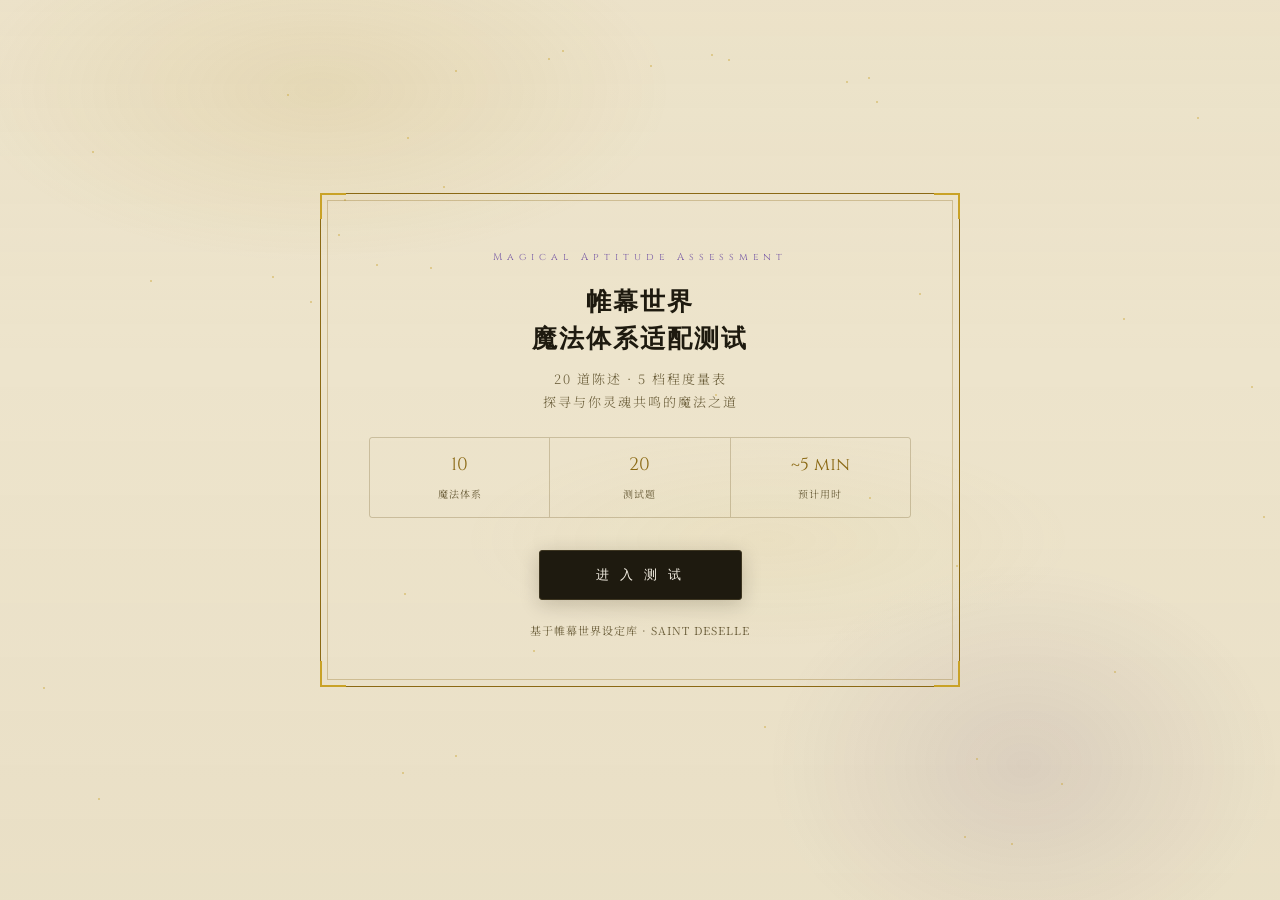
<file: 魔法体系适配测试.html>
<!DOCTYPE html>
<html lang="zh-CN">
<head>
<meta charset="UTF-8">
<meta name="viewport" content="width=device-width, initial-scale=1.0">
<title>帷幕世界 · 魔法体系适配测试</title>
<style>
@import url('https://fonts.googleapis.com/css2?family=Noto+Serif+SC:wght@300;400;600;700&family=Cinzel+Decorative:wght@400;700&family=Cinzel:wght@400;600&display=swap');
*,*::before,*::after{box-sizing:border-box;margin:0;padding:0}
:root{--cream:#f5f0e4;--parch:#ede4cc;--ink:#1e1a0f;--ink-l:#3d3520;--ink-ll:#6b5e3a;--gold:#8b6914;--gold-l:#c9a227;--gold-ll:#f0d860;--border:rgba(100,75,20,0.25);--border-h:rgba(140,105,30,0.5);--purple:#4a2e6a;--purple-l:#7b5ea7;--purple-ll:#c0a8e0;--purple-dk:#2a1a3a;--r:3px}
html{scroll-behavior:smooth}
body{font-family:'Noto Serif SC',Georgia,serif;background:var(--parch);color:var(--ink);min-height:100vh;overflow-x:hidden}
body::before{content:'';position:fixed;inset:0;z-index:0;pointer-events:none;background:radial-gradient(ellipse 50% 35% at 25% 10%,rgba(180,140,40,0.12) 0%,transparent 55%),radial-gradient(ellipse 40% 45% at 80% 85%,rgba(74,46,106,0.10) 0%,transparent 50%),radial-gradient(ellipse 60% 30% at 60% 60%,rgba(200,180,60,0.06) 0%,transparent 40%),linear-gradient(180deg,rgba(220,200,150,0.06) 0%,transparent 40%,rgba(160,130,60,0.04) 100%)}
#hero{position:relative;z-index:1;min-height:100vh;display:flex;flex-direction:column;align-items:center;justify-content:center;text-align:center;padding:60px 32px 80px}
.hero-stars{position:absolute;inset:0;pointer-events:none;overflow:hidden}
.hero-star{position:absolute;width:2px;height:2px;background:rgba(200,160,40,0.5);border-radius:50%;animation:twinkle 3s infinite alternate}
@keyframes twinkle{0%{opacity:0.2}100%{opacity:0.8}}
.hero-frame{position:relative;max-width:640px;width:100%;padding:56px 48px 48px;border:1px solid var(--gold)}
.hero-frame::before{content:'';position:absolute;inset:6px;border:1px solid rgba(139,105,20,0.3);pointer-events:none}
.hero-frame .corner{position:absolute;width:26px;height:26px;border-color:var(--gold-l);border-style:solid}
.corner-tl{top:-1px;left:-1px;border-width:2px 0 0 2px}.corner-tr{top:-1px;right:-1px;border-width:2px 2px 0 0}.corner-bl{bottom:-1px;left:-1px;border-width:0 0 2px 2px}.corner-br{bottom:-1px;right:-1px;border-width:0 2px 2px 0}
.hero-sub{font-family:'Cinzel',serif;font-size:10px;letter-spacing:5px;color:var(--purple-l);margin-bottom:20px}
#hero h1{font-family:'Cinzel Decorative','Cinzel',serif;font-size:clamp(17px,3.5vw,25px);font-weight:700;letter-spacing:2px;color:var(--ink);line-height:1.5;margin-bottom:8px}
.hero-desc{font-size:13px;color:var(--ink-ll);letter-spacing:2px;font-weight:300;margin-bottom:24px;line-height:1.8}
.hero-meta{display:flex;justify-content:center;gap:0;margin-bottom:32px;border:1px solid var(--border);border-radius:var(--r);overflow:hidden}
.hero-meta-item{flex:1;padding:14px 16px;text-align:center;border-right:1px solid var(--border)}.hero-meta-item:last-child{border-right:none}
.hmi-val{font-family:'Cinzel',serif;font-size:18px;color:var(--gold);display:block;margin-bottom:3px}
.hmi-lbl{font-size:10px;color:var(--ink-ll);letter-spacing:1px}
.btn-enter{display:inline-block;padding:15px 56px;font-family:'Cinzel',serif;font-size:13px;letter-spacing:4px;color:var(--cream);background:var(--ink);border:1px solid var(--ink-l);border-radius:var(--r);cursor:pointer;transition:background .25s,letter-spacing .25s,box-shadow .25s;box-shadow:0 4px 20px rgba(30,20,5,.2)}
.btn-enter:hover{background:var(--ink-l);letter-spacing:5px;box-shadow:0 8px 30px rgba(30,20,5,.3)}
.hero-note{margin-top:22px;font-size:11px;color:var(--ink-ll);letter-spacing:1px}
#quiz-screen{display:none;position:relative;z-index:1}
#quiz-header{position:sticky;top:0;z-index:50;background:rgba(237,228,204,0.95);backdrop-filter:blur(12px);border-bottom:1px solid var(--border);padding:10px 24px;display:flex;align-items:center;gap:14px}
.qh-title{font-family:'Cinzel',serif;font-size:11px;letter-spacing:3px;color:var(--gold);flex:1;white-space:nowrap;overflow:hidden;text-overflow:ellipsis}
.qh-track{flex:2;max-width:200px;height:3px;background:var(--border);border-radius:2px;overflow:hidden}
.qh-fill{height:100%;background:linear-gradient(90deg,var(--purple),var(--gold-l));border-radius:2px;width:0%;transition:width .4s ease}
.qh-count{font-family:'Cinzel',serif;font-size:11px;color:var(--ink-ll);white-space:nowrap}
#quiz-body{max-width:760px;margin:0 auto;padding:48px 24px 120px}
.section-hd{display:flex;align-items:center;gap:16px;margin:40px 0 28px}
.section-hd-line{flex:1;height:1px;background:var(--border-h)}
.section-hd-title{font-family:'Cinzel',serif;font-size:12px;letter-spacing:3px;color:var(--purple);white-space:nowrap}
.section-hd-sub{font-size:11px;color:var(--ink-ll)}
.q-card{background:rgba(245,240,228,0.7);border:1px solid var(--border);border-radius:var(--r);padding:28px 32px;margin-bottom:14px;transition:border-color .2s}
.q-card:hover{border-color:var(--border-h)}.q-card.is-answered{border-color:rgba(74,46,106,0.35);background:rgba(74,46,106,0.03)}
.q-card.anim-in{opacity:0;transform:translateY(16px)}
.q-header{display:flex;align-items:center;gap:10px;margin-bottom:14px}
.q-num{font-family:'Cinzel',serif;font-size:10px;letter-spacing:1px;color:var(--ink-ll);background:var(--parch);border:1px solid var(--border);padding:3px 9px;border-radius:2px}
.q-text{font-size:15px;line-height:1.9;color:var(--ink);margin-bottom:20px}
.likert{display:flex;gap:6px;align-items:stretch}
.likert-opt{flex:1;padding:10px 4px;border:1px solid var(--border);border-radius:var(--r);cursor:pointer;text-align:center;font-size:11px;color:var(--ink-ll);background:rgba(245,240,228,0.5);transition:all .15s;font-family:inherit;display:flex;flex-direction:column;align-items:center;gap:4px;line-height:1.4}
.likert-opt:hover:not(:disabled){border-color:var(--purple-l);background:rgba(123,94,167,0.08);color:var(--ink)}
.likert-opt.sel{border-color:var(--purple-l);background:rgba(123,94,167,0.12);color:var(--ink)}
.likert-opt:disabled{cursor:default;opacity:0.6}
.likert-dot{width:8px;height:8px;border-radius:50%;background:var(--border);transition:background .15s}
.likert-opt.sel .likert-dot{background:var(--purple-l);box-shadow:0 0 6px rgba(123,94,167,0.4)}
#submit-area{text-align:center;padding:20px 0 40px;border-top:1px solid var(--border);margin-top:48px}
.submit-hint{font-size:12px;color:var(--ink-ll);margin-bottom:18px;letter-spacing:1px}
.btn-submit{padding:15px 60px;font-family:'Cinzel',serif;font-size:13px;letter-spacing:4px;color:var(--cream);background:var(--ink);border:1px solid var(--ink-l);border-radius:var(--r);cursor:pointer;transition:background .25s,letter-spacing .25s;box-shadow:0 4px 20px rgba(30,20,5,.18)}
.btn-submit:hover{background:var(--ink-l);letter-spacing:5px}.btn-submit:disabled{opacity:.4;cursor:not-allowed}
#result-screen{display:none;position:fixed;inset:0;z-index:200;background:rgba(20,12,4,0.82);backdrop-filter:blur(6px);align-items:flex-start;justify-content:center;overflow-y:auto;padding:40px 16px}
#result-screen.show{display:flex}
.result-card{background:var(--parch);border:1px solid var(--gold);border-radius:var(--r);max-width:600px;width:100%;position:relative;box-shadow:0 24px 80px rgba(20,12,4,.5);overflow:hidden;margin:auto}
.result-top{background:linear-gradient(165deg,var(--ink),var(--purple-dk));padding:40px 32px 32px;text-align:center;position:relative}
.result-top::after{content:'';position:absolute;bottom:0;left:30px;right:30px;height:1px;background:linear-gradient(90deg,transparent,var(--gold-l) 45%,var(--gold-l) 55%,transparent)}
.result-label{font-family:'Cinzel',serif;font-size:10px;letter-spacing:4px;color:rgba(201,162,39,0.7);margin-bottom:14px}
.result-system-name{font-family:'Cinzel Decorative',serif;font-size:30px;font-weight:700;color:var(--gold-ll);letter-spacing:3px;margin-bottom:6px}
.result-system-eng{font-family:'Cinzel',serif;font-size:11px;letter-spacing:3px;color:rgba(240,216,96,0.5);margin-bottom:8px}
.result-world{font-size:11px;color:rgba(200,160,120,0.6);letter-spacing:2px;margin-bottom:18px}
.result-body{padding:20px 26px 24px}
.result-comment{font-size:13px;line-height:1.75;color:var(--ink-l);padding:22px 24px;border:1px solid var(--border);border-radius:var(--r);background:rgba(237,228,204,0.4);margin-bottom:20px;border-left:3px solid var(--gold)}
.result-advice{margin-bottom:20px;padding:18px 20px;border:1px solid rgba(139,105,20,0.25);border-radius:var(--r);background:rgba(237,228,204,0.35)}
.result-advice-hd{font-family:"Cinzel",serif;font-size:10px;letter-spacing:3px;color:var(--gold);margin-bottom:10px;text-transform:uppercase}
.result-advice-content{font-size:12.5px;line-height:1.75};color:var(--ink-l)}
.result-rank-hd{font-family:'Cinzel',serif;font-size:11px;letter-spacing:3px;color:var(--ink-ll);margin-bottom:16px}
.rank-item{display:flex;align-items:center;gap:14px;margin-bottom:8px;padding:10px 14px;border:1px solid var(--border);border-radius:var(--r);background:rgba(245,240,228,0.4)}
.rank-item.top{border-color:rgba(139,105,20,0.5);background:rgba(139,105,20,0.06)}
.rank-num{font-family:'Cinzel',serif;font-size:15px;font-weight:600;color:var(--gold);min-width:22px}
.rank-name{flex:1;font-size:13px;color:var(--ink);font-weight:600}
.rank-bar-wrap{flex:3;height:7px;background:var(--border);border-radius:4px;overflow:hidden;max-width:200px}
.rank-bar{height:100%;background:linear-gradient(90deg,var(--purple),var(--gold-l));border-radius:4px;}
.rank-pct{font-size:11px;color:var(--ink-ll);min-width:36px;text-align:right}
.btn-close-result{display:block;width:100%;padding:14px;font-family:'Cinzel',serif;font-size:11px;letter-spacing:4px;color:var(--cream);background:var(--ink);border:none;cursor:pointer;transition:background .2s;margin-top:28px}
.btn-close-result:hover{background:var(--ink-l)}
.result-footnote{text-align:center;margin-top:20px;font-size:10px;color:var(--ink-ll);letter-spacing:1px}
@media(max-width:600px){.hero-frame{padding:32px 20px 28px}#quiz-body{padding:32px 14px 100px}.q-card{padding:20px 16px}.likert-opt{font-size:10px;padding:8px 2px}.result-top{padding:26px 18px}.result-body{padding:20px 18px}.result-system-name{font-size:24px}}


/* Hero exit animation */
#hero.hero-exit {
  animation: heroOut 0.3s ease-in forwards;
}
@keyframes heroOut {
  to { opacity: 0; transform: translateY(-20px); }
}

/* Card entrance */
.q-card.card-in {
  opacity: 0;
  transform: translateY(16px);
  animation: cardEnter 0.35s ease-out forwards;
}
@keyframes cardEnter {
  to { opacity: 1; transform: translateY(0); }
}

/* Result card entrance */
.result-card.result-in {
  animation: resultEnter 0.4s ease-out forwards;
}
@keyframes resultEnter {
  from { opacity: 0; transform: scale(0.96) translateY(12px); }
  to { opacity: 1; transform: scale(1) translateY(0); }
}

/* Rank bar has transition already from existing CSS, just needs initial width:0 */
</style>
</head>
<body>
<section id="hero">
<div class="hero-stars" id="heroStars"></div>
<div class="hero-frame">
<div class="corner corner-tl"></div><div class="corner corner-tr"></div>
<div class="corner corner-bl"></div><div class="corner corner-br"></div>
<div class="hero-sub">Magical Aptitude Assessment</div>
<h1>帷幕世界<br>魔法体系适配测试</h1>
<div class="hero-desc">20 道陈述 · 5 档程度量表<br>探寻与你灵魂共鸣的魔法之道</div>
<div class="hero-meta">
<div class="hero-meta-item"><span class="hmi-val">10</span><span class="hmi-lbl">魔法体系</span></div>
<div class="hero-meta-item"><span class="hmi-val">20</span><span class="hmi-lbl">测试题</span></div>
<div class="hero-meta-item"><span class="hmi-val">~5 min</span><span class="hmi-lbl">预计用时</span></div>
</div>
<button class="btn-enter" onclick="startQuiz()">进 入 测 试</button>
<div class="hero-note">基于帷幕世界设定库 · SAINT DESELLE</div>
</div>
</section>

<div id="quiz-screen">
<div id="quiz-header">
<span class="qh-title">SAINT DESELLE · 魔法体系适配测试</span>
<div class="qh-track"><div class="qh-fill" id="qhFill"></div></div>
<span class="qh-count" id="qhCount">0 / 20</span>
</div>
<div id="quiz-body"></div>
</div>

<div id="result-screen"><div class="result-card" id="resultCard"></div></div>

<script>
(function(){var s=document.getElementById("heroStars");if(s)for(var i=0;i<40;i++){var d=document.createElement("div");d.className="hero-star";d.style.left=Math.random()*100+"%";d.style.top=Math.random()*100+"%";d.style.animationDelay=Math.random()*4+"s";s.appendChild(d)}})();
</script>
<script>
// === MAGIC SYSTEM COMPATIBILITY TEST (MBTI DIMENSION MATCHING) ===
var SYSTEMS = {"storm":{"name":"风暴魔法","eng":"Storm Magic","emoji":"🌩️","world":"物质世界·风吟塔","analysis":"如果有一件事能让你坐立不安，那大概是无休止的讨论。当别人还在推演利弊、排列选项的时候，你已经迈出去了。你觉得站在原地就能想清楚的事，走两步以后往往会发现全变了样。\n\n你习惯处在动荡的中心。风吹过来的时候你不闭眼，也不躲，身边一直有风，而你也一直睁着眼睛。在谨慎的人看来这是冒险，可是对你来讲，犹豫要付出的代价通常比出错更大。\n\n风暴魔法盯上的就是这种特质。一种安静的笃定，跟横冲直撞的鲁莽完全不同。你知道行动本身就是最好的信息渠道，做了再说，错了再改。你已经这样活了很久了。","advice":"去一片开阔地，站着。闭眼。感受风从哪边来，别急着分析它，先让它穿过。每天十分钟，连续十天。先让风认识你。它认识了，再开始学咒语。"},"dom":{"name":"支配魔法","eng":"Domination Magic","emoji":"🔆","world":"镜中世界·卡莫瑞亚","analysis":"事情到了你手里会往前走。你甚至不一定能意识到自己在主导。对你来说，让一团混沌回到清晰，是一种跟呼吸一样自然的反应。开口之前，你通常已经想好了要往哪走。这种习惯让你在混乱中显得格外沉静。\n\n你受不了大家在原地打转。方向感在你身上从来都明确，明确到有时候你自己都没注意到，周围人已经跟着你走了。你不需要所有人服从你，你只是没法忍受没人站出来。\n\n支配魔法看重的从来跟魔力强度没有关系。它看上的是那种开口之前就把落点想好的精准。你已经习惯了承揽方向，那扇窄门你认识。","advice":"找一颗弹珠，放在桌面上。让它向左滚动三厘米，平缓地滑过去，匀速，不弹跳。每天五分钟，直到距离感长进手里。支配魔法从克制开始，力量会在克制之后自己找上门。"},"craft":{"name":"造物魔法","eng":"Creation Magic","emoji":"🛠️","world":"物质世界·艾森洛德","analysis":"你能在重复的事情里找到平静。这对很多人来说是一种折磨，对你来说是一种享受。你不急着收工，东西没做好就交出去，还不如没做。你享受的是那个慢慢变好的过程，而完美只是偶尔赠送的副产物。\n\n你造的每一件东西都会留下你的指纹。别人看不出来，你自己一摸就知道。这里是我做的。这里还差一点。你做的东西终有一天会有自己的生命，你珍惜的是亲手把它带到这个世界上的那段时光。\n\n造物魔法长在耐心上。它不挑天才，它挑的是那些能日复一日把注意力浇在同一件事上的人。","advice":"做一颗会发光的珠子。每天同一时间，同一颗，维持它发光十分钟以上。连续一个月，中间不要断。珠子发光的天数替你计分。维持的时间越长，你和它之间的联结就越深。联结长成了，再大的造物也是同一回事。"},"divin":{"name":"占卜预言","eng":"Divination Magic","emoji":"🔭","world":"星之世界","analysis":"你不急着出手。你把足够多的碎片摆在一起，让它们自己拼出形状，然后才决定迈哪只脚。你花比别人多得多的时间收集信息、交叉验证。有人觉得这太慢了，但你心里清楚，快一步然后走错方向，花在回头上的时间远远超过你省下来的那一点。\n\n二手判断在你这里永远不够。你得亲自看，亲自验证，亲自下结论。这个习惯推着你把每一个做过的决定来来回回翻看，直到整幅拼图一块都不缺。\n\n占卜预言的根基是密度。碎片积到某个临界点，自己开始说话。你已经在做这件事了。","advice":"选一个你关心的话题。接下来一周，每天花五分钟，用三个不同来源的信息交叉验证，写下你自己的判断。先别碰任何占卜工具。一周之后回过头来读一遍，有些东西已经开始说话了。"},"dream":{"name":"梦境魔法","eng":"Dream Magic","emoji":"🌙","world":"灵之世界","analysis":"你对自己的梦记得很清楚。你信任直觉给你的信号，事后也常常发现那些说不清原因的感觉是准的。你能解释的时候不多，但你已经学会了信任这种能力。跟着内心的指示走，在你身上从来都很自然。\n\n醒着的时候，你有一部分注意力一直留在潜意识的边界上。那个部分不说话，但它知道很多你的理智还没来得及接收的信息。你一直知道怎么跟它共处。你在问卷里做选择的时候，很可能就是它在替你按的按钮。\n\n梦境魔法的门槛很低。它不要求你会什么咒语，它只要求你认真对待那些你已经感觉到、但还没用语言组织的东西。","advice":"床头放一本空本子，一支笔。每天早上醒了第一件事：把梦记下来，别先碰任何别的东西。只记得一个颜色也行，三个字也行。三个月后往回翻，你会看到一条你自己没画、但一直在走的路。先学会听，造梦是后来的事。"},"blood":{"name":"血魔法","eng":"Blood Magic","emoji":"🩸","world":"物质世界","analysis":"你身上有一种不肯打折的底色。定了目标就愿意扛代价，而且你对自己要付多少代价心里有数。你不会为了侥幸随便下注，但当真决定要什么的时候，你的认真程度会让周围人紧张。你把筹码推到底的果断跟鲁莽之间有一条线，那条线你心里一直有。\n\n免费的午餐很早就从你的字典里消失了。你相信等价交换，也相信代价本身是有分量的。愿意扛，也扛得住，这几笔很重，是你的答案里压在最底下的那层。\n\n血魔法挑人的标准很原始：你敢不敢把一件东西放上天平，然后真的接受天平另一边的结果。","advice":"每个月选一个安静的晚上。郑重地放掉一件事，一个习惯，一段执念，一个已经不再属于你的承诺。当着一位你信得过的人的面把它念出来，然后真的放掉。观察空出来的位置长出了什么。血魔法只用那个瞬间计数：你真正割下去的那个瞬间。"},"mirror":{"name":"镜中魔法","eng":"Mirror Realm Magic","emoji":"🪞","world":"镜中世界","analysis":"当所有人朝同一个方向走的时候，你会停下来看一眼背后。你不太会被「大家都这样」说服，也不太会被「从来如此」安抚。你对既定的规则产生怀疑的时候，是真的觉得答案可能藏在反面。\n\n这种逆向的视角在你身上来得很自然。它不需要酝酿，也不需要鼓足勇气，它就是你的第一反应。你已经在所有理所当然的地方自动打上了问号，这些问号长在你思考的方式里，没有什么外力能把它拔掉。\n\n镜中世界挑人的方式很残酷。它要的从来都是诚实：你是真的不在乎大多数人在想什么，还是只是在扮演不在乎？","advice":"每天做一件反着来的小事。用左手刷牙。倒着读一页书。在已经知道答案的事情上认真问自己一句：万一反了呢？坚持一个月。你的大脑会在那些看上去最稳当的地方自动多打一个问号。这个问号就是你的入场券。"},"time":{"name":"时间魔法","eng":"Time Magic","emoji":"⏳","world":"时间长河","analysis":"你能跟悬而未决共处。别人焦虑的时候你在观察，别人催促的时候你在等，等那个真正该出手的时机。你知道有些事急不来，急来的东西也留不住。不急着把每一个空白填满，在你这里是一种主动的选择。\n\n你的耐心跟被动完全无关。你只是选择让事情在自己该发生的时间发生，按照自己的节奏走。你的时间有自己的刻度，跟身边大多数人的尺子不一样。你看着慢了半拍，实际上你看的是另一面表。\n\n时间长河不奖励勤奋，它奖励刚刚好。早一秒和晚一秒之间，隔着的时间魔法师耗尽一生去校准的那道缝隙。","advice":"每天闭眼感知一分钟，不借助任何工具。误差在三秒以内就算过关，超过十秒就重来。连续一周。跟时间做交易的第一条规矩：你得先让它相信你愿意等。它信了，才会开始跟你说话。"},"star":{"name":"星辰魔法","eng":"Star Magic","emoji":"✨","world":"星之世界","analysis":"你经常花时间思考那些没有实用价值的问题。宇宙有没有边界。时间有没有起点。这些追问在别人眼里是走神，在你这里是正事。你追问日常背后的东西，不需要任何实用理由。\n\n你手里从来不缺答案，可你更感兴趣的永远是下一个问题。一个答案能让人安心，一个问题能让人醒着。你选的是后者。这种选择让你在人群中显得有点游离，但那是因为你在看更远的东西。\n\n星辰魔法的学徒花三年提的问题通常远远超过答案的数量。他们不缺答案，他们缺的是下一个值得追的问题。","advice":"今晚找一个没有云的窗口，把你的注意力放在一颗星上。记住它的位置和亮度。明天同一时间再去，重复七天。当你能在阴天也感觉到它大概在哪个方位的时候，那颗星开始认识你了。星辰魔法的起点，是跟一颗星建立只属于你们两个人的联结。"},"life":{"name":"生命魔法","eng":"Life Magic","emoji":"🌱","world":"人间","analysis":"手伸出去的时候你还没意识到自己在做什么。你只是觉得那个人需要帮忙，而你能帮。你的力量很少用来对抗什么东西，更多时候是在让一块干涸的土壤重新变得可以生长。\n\n你不会大肆声张自己的付出。你做的事情经常不留下名字，只留下结果。那个人好了，那件事成了，那块地又开始长东西了。你周围的人可能说不清楚你具体做了什么，少了你，他们很快就会感觉到。\n\n生命魔法在整个帷幕世界的魔法生态里是最冷门的支派。冷门到一年收不了几个学生。因为它慢。也因为它的力量太安静了，安静到大多数人路过的时候看不见。","advice":"养一株植物，任何植物。每天五分钟，只是看着它，浇水，注意叶子的朝向和土壤的颜色。先不用咒语。三个月后你会注意到一些以前从来没注意过的东西：它今天不太高兴，这片叶子是昨天夜里转过来的。这时候你就入了门。生命魔法长在注意力落在另一个生命上的方式里，咒语只是后来的事。"}};
var QUESTIONS = [{"id":1,"text":"团队里讨论了太久没有结论的时候，我会忍不住先动手——任何行动都比原地打转强。","dim":0},{"id":2,"text":"事情偏离计划的时候，我的第一反应是出手把它拉回来。","dim":1},{"id":3,"text":"我宁愿花一个下午把一件事做到自己满意，也不愿意同时推五件差不多的事。","dim":2},{"id":4,"text":"跟人争论的时候，事实和逻辑比情绪更能让我信服。","dim":3},{"id":5,"text":"代价足够大，回报也足够大的话——我愿意赌。","dim":4},{"id":6,"text":"在混乱的局面里，我往往是那个站出来定方向的人。","dim":1},{"id":7,"text":"一个宏大的想法能让我兴奋一整个星期，在脑子里反复搭建它。","dim":2},{"id":8,"text":"进入一个完全陌生的领域时，我的第一步是大量阅读和调研，把地图画清楚再走。","dim":3},{"id":9,"text":"绝大多数人接受的东西，我直觉上会先打一个问号。","dim":4},{"id":10,"text":"与其反复权衡，我更习惯先做点什么——大不了做错了再改。","dim":0},{"id":11,"text":"我喜欢把手头的事彻底收尾再开下一件，半成品挂在身上让我浑身不舒服。","dim":2},{"id":12,"text":"花三天想清楚再花一天做完，比花四天边做边想要靠谱得多。","dim":3},{"id":13,"text":"一件事被所有人说不可能，我反而更想碰一碰。","dim":4},{"id":14,"text":"长时间没有明确进展的时候，我会坐立不安。","dim":0},{"id":15,"text":"我不太喜欢被人安排——自己的路自己定，走错了也认。","dim":1},{"id":16,"text":"两个旗鼓相当的选择摆在面前时，我最终会跟着直觉走——逻辑在那种时刻帮不上忙。","dim":3},{"id":17,"text":"别人托付的事，我一定会办到底，哪怕中途发现比预想的难很多。","dim":0},{"id":18,"text":"我发自内心地享受把一件事反复打磨，直到它刚好是我脑子里的样子。","dim":2},{"id":19,"text":"我看不惯有人在团队里和稀泥——该拍板的时候就拍板。","dim":1},{"id":20,"text":"与其分散精力同时追好几个目标，我更愿意把所有筹码押在一个方向上。","dim":4}]
var PROFILES = {"storm": [90, 70, 40, 30, 80], "dom": [60, 95, 50, 60, 50], "craft": [40, 60, 95, 65, 60], "divin": [30, 50, 70, 95, 40], "dream": [20, 25, 30, 5, 30], "blood": [65, 55, 60, 45, 95], "mirror": [35, 15, 40, 20, 5], "time": [5, 30, 45, 55, 35], "star": [25, 20, 10, 35, 25], "life": [15, 5, 50, 40, 70]};
var DIM_NAMES = ["行动-反思","掌控-顺应","精密-宏阔","理性-直觉","承诺-质疑"];

var answers = {};
var submitted = false;
var TOTAL_Q = QUESTIONS.length;

function startQuiz() {
  var hero = document.getElementById("hero");
  hero.classList.add("hero-exit");
  setTimeout(function() {
    hero.style.display = "none";
    document.getElementById("quiz-screen").style.display = "block";
    renderQuiz();
    window.scrollTo(0, 0);
  }, 300);
}

function renderQuiz() {
  var body = document.getElementById("quiz-body");
  body.innerHTML = "";
  var hd = document.createElement("div");
  hd.className = "section-hd";
  hd.innerHTML = "<div class=\"section-hd-line\"></div><div><span class=\"section-hd-title\">请根据你的真实感受选择每项陈述的同意程度</span><br><span class=\"section-hd-sub\">1=非常不同意 &nbsp; 5=非常同意</span></div><div class=\"section-hd-line\"></div>";
  body.appendChild(hd);
  var labels = ["非常不同意", "不太同意", "中立", "比较同意", "非常同意"];
  QUESTIONS.forEach(function(q) {
    var card = document.createElement("div");
    card.className = "q-card";
    card.id = "qcard-" + q.id;
    var optsHTML = "";
    for (var v = 1; v <= 5; v++) {
      optsHTML += "<button class=\"likert-opt\" data-q=\"" + q.id + "\" data-dim=\"" + q.dim + "\" data-v=\"" + v + "\" onclick=\"pick(this)\"><span class=\"likert-dot\"></span>" + labels[v-1] + "</button>";
    }
    card.innerHTML = "<div class=\"q-header\"><span class=\"q-num\">第 " + q.id + " 题</span></div><div class=\"q-text\">" + q.text + "</div><div class=\"likert\">" + optsHTML + "</div>";
    body.appendChild(card);
  });
  var sub = document.createElement("div");
  sub.id = "submit-area";
  sub.innerHTML = "<div class=\"submit-hint\">请确认所有题目均已作答后提交</div><button class=\"btn-submit\" id=\"btnSubmit\" onclick=\"submitQuiz()\">提交答案</button>";
  body.appendChild(sub);
}

function pick(btn) {
  if (submitted) return;
  var qid = parseInt(btn.dataset.q);
  var dim = parseInt(btn.dataset.dim);
  var val = parseInt(btn.dataset.v);
  answers[qid] = {dim: dim, v: val};
  var card = btn.closest(".q-card");
  card.querySelectorAll(".likert-opt").forEach(function(b) { b.classList.remove("sel"); });
  btn.classList.add("sel");
  card.classList.add("is-answered");
  updateProgress();
}

function updateProgress() {
  var count = Object.keys(answers).length;
  document.getElementById("qhFill").style.width = Math.round(count / TOTAL_Q * 100) + "%";
  document.getElementById("qhCount").textContent = count + " / " + TOTAL_Q;
}

function submitQuiz() {
  for (var i = 1; i <= TOTAL_Q; i++) {
    if (!answers[i]) {
      alert("请完成第 " + i + " 题后再提交。");
      document.getElementById("qcard-" + i).scrollIntoView({behavior: "smooth", block: "center"});
      return;
    }
  }
  submitted = true;
  document.getElementById("btnSubmit").disabled = true;

  var dimScores = [0, 0, 0, 0, 0];
  var dimCounts = [0, 0, 0, 0, 0];
  for (var i = 1; i <= TOTAL_Q; i++) {
    var ans = answers[i];
    var score = (ans.v - 1) * 25;
    dimScores[ans.dim] += score;
    dimCounts[ans.dim] += 1;
  }
  var userProfile = [];
  for (var d = 0; d < 5; d++) {
    userProfile.push(dimScores[d] / dimCounts[d]);
  }

  var sysKeys = Object.keys(SYSTEMS);
  var dists = {};
  sysKeys.forEach(function(k) {
    var p = PROFILES[k];
    var sqSum = 0;
    for (var d = 0; d < 5; d++) {
      sqSum += Math.pow(userProfile[d] - p[d], 2);
    }
    dists[k] = Math.sqrt(sqSum);
  });

  var ranked = Object.entries(dists).sort(function(a, b) { return a[1] - b[1]; });
  var top3 = ranked.slice(0, 3);
  var K = 6;
  var invSum = top3.reduce(function(s, r) { return s + Math.exp(-r[1] / K); }, 0);
  var rankHTML = top3.map(function(r, i) {
    var pct = Math.round(Math.exp(-r[1] / K) / invSum * 100);
    var itemClass = i === 0 ? "rank-item top" : "rank-item";
    var sys = SYSTEMS[r[0]];
    return "<div class=\"" + itemClass + "\"><span class=\"rank-num\">" + (i + 1) + "</span><span class=\"rank-name\">" + sys.emoji + " " + sys.name + "</span><div class=\"rank-bar-wrap\"><div class=\"rank-bar\" style=\"width:0%\" data-width=\"" + pct + "%\"></div></div><span class=\"rank-pct\">" + pct + "%</span></div>";
  }).join("");

  var topKey = ranked[0][0];
  var top = SYSTEMS[topKey];

  var resultHTML = "";
  resultHTML += "<div class=\"result-top\">";
  resultHTML += "<div class=\"result-label\">SAINT DESELLE \u00b7 Magic Aptitude Assessment</div>";
  resultHTML += "<div class=\"result-system-name\">" + top.emoji + " " + top.name + "</div>";
  resultHTML += "<div class=\"result-system-eng\">" + top.eng + "</div>";
  resultHTML += "<div class=\"result-world\">对应世界：" + top.world + "</div>";
  resultHTML += "</div>";
  resultHTML += "<div class=\"result-body\">";
  resultHTML += "<div class=\"result-comment\">" + top.analysis.replace(/\n/g, "<br><br>") + "</div>";
  resultHTML += "<div class=\"result-advice\"><div class=\"result-advice-hd\">学习建议</div><div class=\"result-advice-content\">" + top.advice.replace(/\n/g, "<br>") + "</div></div>";
  resultHTML += "<div class=\"result-rank-hd\">最佳适配 \u00b7 前三位</div>";
  resultHTML += rankHTML;
  resultHTML += "<button class=\"btn-close-result\" onclick=\"closeResult()\">返回查看题目</button>";
  resultHTML += "<div class=\"result-footnote\">帷幕世界设定库 \u00b7 SAINT DESELLE</div>";
  resultHTML += "</div>";

  var rs = document.getElementById("result-screen");
  rs.classList.add("show");
  rs.scrollTop = 0;
  var card = document.getElementById("resultCard");
  card.innerHTML = resultHTML;
  card.classList.add("result-in");
  setTimeout(function() {
    var bars = document.querySelectorAll(".rank-bar");
    bars.forEach(function(bar) {
      bar.style.width = bar.getAttribute("data-width") || "50%";
    });
  }, 100);

}
function closeResult() {
  var rs = document.getElementById("result-screen");
  rs.classList.remove("show");
  window.scrollTo({top:0,behavior:"smooth"});
}

</script>
</body>
</html>
</file>
<file: 庭代尔个人站/styles.css>
@import url('https://fonts.googleapis.com/css2?family=Cormorant+Garamond:wght@500;600;700&family=Noto+Sans+SC:wght@400;500;600&family=Noto+Serif+SC:wght@400;500;600;700&display=swap');

:root {
  --ink: #0c0b0d;
  --ink-soft: #171416;
  --ink-lift: #221b1e;
  --paper: #efe4d2;
  --paper-deep: #d7c6ae;
  --paper-muted: #b9a68d;
  --oxblood: #6e202d;
  --oxblood-dark: #42141e;
  --gold: #c99d61;
  --gold-pale: #eed9aa;
  --verdigris: #2d5f58;
  --rust: #985b45;
  --line: rgba(231, 218, 198, .19);
  --line-strong: rgba(231, 218, 198, .38);
  --font-display: 'Cormorant Garamond', 'Noto Serif SC', 'Songti SC', serif;
  --font-serif: 'Noto Serif SC', 'Songti SC', 'SimSun', serif;
  --font-sans: 'Noto Sans SC', 'Microsoft YaHei', sans-serif;
  --shadow: 0 26px 70px rgba(0, 0, 0, .28);
}

* {
  box-sizing: border-box;
}

html {
  scroll-behavior: smooth;
  scroll-padding-top: 5.4rem;
}

body {
  margin: 0;
  color: var(--paper);
  background:
    radial-gradient(circle at 80% 12%, rgba(110, 32, 45, .16), transparent 29rem),
    radial-gradient(circle at 12% 70%, rgba(45, 95, 88, .13), transparent 33rem),
    var(--ink);
  font-family: var(--font-serif);
  line-height: 1.75;
  text-rendering: optimizeLegibility;
}

body.menu-open {
  overflow: hidden;
}

a {
  color: inherit;
  text-decoration: none;
}

button,
input,
textarea {
  font: inherit;
}

button {
  border: 0;
  cursor: pointer;
}

img {
  display: block;
  max-width: 100%;
}

.page-noise {
  position: fixed;
  inset: 0;
  z-index: 20;
  pointer-events: none;
  opacity: .11;
  background:
    repeating-linear-gradient(118deg, transparent 0 5px, rgba(255, 255, 255, .04) 5px 6px),
    repeating-linear-gradient(28deg, transparent 0 9px, rgba(0, 0, 0, .12) 9px 10px);
  mix-blend-mode: soft-light;
}

.topbar {
  position: fixed;
  z-index: 30;
  top: 0;
  left: 0;
  right: 0;
  height: 5.2rem;
  display: flex;
  align-items: center;
  justify-content: space-between;
  gap: 1.25rem;
  padding: 0 clamp(1.1rem, 5vw, 5.5rem);
  border-bottom: 1px solid rgba(231, 218, 198, .12);
  background: rgba(12, 11, 13, .78);
  backdrop-filter: blur(14px);
}

.brand {
  display: inline-flex;
  align-items: center;
  gap: .78rem;
  min-width: 0;
  color: var(--paper);
  font-family: var(--font-sans);
  font-size: .76rem;
  font-weight: 600;
  letter-spacing: 0;
  white-space: nowrap;
}

.brand__mark {
  display: grid;
  place-items: center;
  width: 2.1rem;
  height: 2.1rem;
  border: 1px solid var(--gold);
  color: var(--gold-pale);
  font-family: var(--font-display);
  font-size: 1.2rem;
  font-weight: 700;
  transform: rotate(45deg);
}

.brand__mark::first-letter {
  transform: rotate(-45deg);
}

.brand__mark {
  text-indent: .02em;
}

.nav {
  display: flex;
  align-items: center;
  gap: clamp(.45rem, 1.6vw, 1.15rem);
}

.nav__link {
  position: relative;
  padding: .55rem .2rem;
  color: rgba(239, 228, 210, .63);
  font-family: var(--font-sans);
  font-size: .8rem;
  letter-spacing: 0;
  transition: color .2s ease;
}

.nav__link::after {
  content: '';
  position: absolute;
  left: .2rem;
  right: .2rem;
  bottom: .2rem;
  height: 1px;
  background: var(--gold);
  transform: scaleX(0);
  transform-origin: left;
  transition: transform .25s ease;
}

.nav__link:hover,
.nav__link:focus-visible,
.nav__link--active {
  color: var(--paper);
}

.nav__link:hover::after,
.nav__link:focus-visible::after,
.nav__link--active::after {
  transform: scaleX(1);
}

.nav__link--archive {
  color: var(--gold-pale);
}

.menu-toggle {
  display: none;
  place-items: center;
  width: 2.7rem;
  height: 2.7rem;
  color: var(--paper);
  background: transparent;
  border: 1px solid var(--line-strong);
}

.menu-toggle svg {
  width: 1.25rem;
  height: 1.25rem;
}

.menu-toggle [data-lucide="x"] {
  display: none;
}

.menu-toggle.is-open [data-lucide="menu"] {
  display: none;
}

.menu-toggle.is-open [data-lucide="x"] {
  display: block;
}

.hero {
  position: relative;
  min-height: max(100svh, 42rem);
  display: grid;
  grid-template-columns: minmax(0, 1.1fr) minmax(0, .9fr);
  align-items: stretch;
  overflow: hidden;
  background:
    linear-gradient(90deg, rgba(12, 11, 13, .96) 0%, rgba(12, 11, 13, .74) 48%, rgba(12, 11, 13, .2) 100%),
    #0b0a0c;
}

.hero__art {
  position: relative;
  min-height: 28rem;
  overflow: hidden;
}

.hero__art img {
  width: 100%;
  height: 100%;
  object-fit: cover;
  object-position: center;
  filter: saturate(.78) contrast(1.12) brightness(.92);
  transform: scale(1.04);
}

.hero__wash {
  position: absolute;
  inset: 0;
  background:
    linear-gradient(180deg, rgba(12, 11, 13, .22), rgba(12, 11, 13, .74)),
    radial-gradient(circle at 55% 44%, transparent 0 22%, rgba(12, 11, 13, .66) 68%);
}

.hero__inscription {
  position: absolute;
  right: 2.15rem;
  bottom: 4.3rem;
  display: flex;
  flex-direction: column;
  align-items: flex-end;
  gap: .35rem;
  color: rgba(239, 228, 210, .62);
  font-family: var(--font-sans);
  font-size: .68rem;
  letter-spacing: 0;
  writing-mode: vertical-rl;
}

.hero__content {
  position: relative;
  z-index: 2;
  align-self: center;
  max-width: 46rem;
  padding: clamp(2rem, 6vw, 7rem);
}

.eyebrow {
  margin: 0 0 .95rem;
  color: var(--gold);
  font-family: var(--font-sans);
  font-size: .72rem;
  font-weight: 600;
  letter-spacing: 0;
  text-transform: uppercase;
}

.hero__name {
  margin: 0;
  font-family: var(--font-display);
  font-size: 6.4rem;
  font-weight: 600;
  letter-spacing: 0;
  line-height: .82;
  text-wrap: balance;
}

.hero__name span {
  display: block;
}

.hero__name span:last-child {
  color: transparent;
  -webkit-text-stroke: 1px rgba(239, 228, 210, .72);
  text-shadow: 0 0 30px rgba(201, 157, 97, .14);
}

.hero__line {
  width: min(8rem, 30vw);
  height: 1px;
  margin: 1.45rem 0 1.15rem;
  background: linear-gradient(90deg, var(--gold), transparent);
}

.hero__subtitle {
  margin: 0 0 1.15rem;
  color: var(--gold-pale);
  font-family: var(--font-sans);
  font-size: .82rem;
  letter-spacing: 0;
  text-transform: uppercase;
}

.hero__lede {
  max-width: 33rem;
  margin: 0 0 2rem;
  color: rgba(239, 228, 210, .77);
  font-size: 1.15rem;
  line-height: 1.9;
}

.hero__actions {
  display: flex;
  flex-wrap: wrap;
  gap: .75rem;
}

.button {
  display: inline-flex;
  align-items: center;
  justify-content: center;
  gap: .58rem;
  min-height: 3.1rem;
  padding: .72rem 1.15rem;
  border: 1px solid transparent;
  font-family: var(--font-sans);
  font-size: .78rem;
  font-weight: 600;
  letter-spacing: 0;
  transition: transform .2s ease, background .2s ease, border-color .2s ease, color .2s ease;
}

.button svg {
  width: 1rem;
  height: 1rem;
}

.button:hover,
.button:focus-visible {
  transform: translateY(-2px);
}

.button--solid {
  border-color: var(--gold);
  background: var(--gold);
  color: #151113;
}

.button--solid:hover,
.button--solid:focus-visible {
  background: var(--gold-pale);
}

.button--ghost {
  border-color: var(--line-strong);
  background: rgba(239, 228, 210, .04);
  color: var(--paper);
}

.button--ghost:hover,
.button--ghost:focus-visible {
  border-color: var(--gold);
  background: rgba(201, 157, 97, .12);
}

.hero__side {
  position: absolute;
  right: 1.7rem;
  top: 10rem;
  z-index: 3;
  display: flex;
  flex-direction: column;
  align-items: center;
  gap: .85rem;
  color: rgba(239, 228, 210, .46);
  font-family: var(--font-sans);
  font-size: .65rem;
  letter-spacing: 0;
  writing-mode: vertical-rl;
}

.hero__side-rule {
  width: 1px;
  height: 4rem;
  background: var(--line-strong);
}

.hero__side-number {
  color: var(--gold);
  font-size: 1.1rem;
}

.hero__scroll-cue {
  position: absolute;
  z-index: 3;
  left: clamp(1.1rem, 5vw, 5.5rem);
  bottom: 1.65rem;
  display: flex;
  align-items: center;
  gap: .8rem;
  color: rgba(239, 228, 210, .5);
  font-family: var(--font-sans);
  font-size: .68rem;
  letter-spacing: 0;
}

.hero__scroll-line {
  position: relative;
  width: 1px;
  height: 2.55rem;
  background: var(--line-strong);
  overflow: hidden;
}

.hero__scroll-line::after {
  content: '';
  position: absolute;
  left: 0;
  top: -100%;
  width: 100%;
  height: 100%;
  background: var(--gold);
  animation: scroll-line 2.3s ease-in-out infinite;
}

@keyframes scroll-line {
  0% { top: -100%; }
  60%, 100% { top: 100%; }
}

.gates,
.introduction,
.story,
.links,
.archive,
.footer {
  position: relative;
}

.gates {
  padding: clamp(4rem, 8vw, 8.5rem) clamp(1.1rem, 5vw, 5.5rem) clamp(5rem, 9vw, 9rem);
  background:
    linear-gradient(180deg, #141113, #171214 52%, #0e0d0f),
    var(--ink-soft);
}

.gates::before,
.story::before {
  content: '';
  position: absolute;
  inset: 0;
  pointer-events: none;
  opacity: .35;
  background:
    linear-gradient(90deg, transparent 0 49.8%, var(--line) 49.8% 50.2%, transparent 50.2%),
    repeating-linear-gradient(0deg, transparent 0 9rem, rgba(231, 218, 198, .06) 9rem calc(9rem + 1px));
}

.section-heading,
.story__intro,
.links__heading,
.archive__leading {
  position: relative;
  z-index: 1;
}

.section-heading {
  max-width: 52rem;
  margin-bottom: clamp(2.3rem, 5vw, 4.2rem);
}

.section-heading--light {
  color: var(--paper);
}

h2 {
  margin: 0 0 .8rem;
  font-family: var(--font-display);
  font-size: 3.75rem;
  font-weight: 600;
  line-height: 1.02;
  letter-spacing: 0;
  text-wrap: balance;
}

.section-heading__note,
.story__intro > p,
.links__heading > p,
.archive__leading > p {
  margin: 0;
  color: rgba(239, 228, 210, .65);
  font-size: .96rem;
}

.gates__grid {
  position: relative;
  z-index: 1;
  display: grid;
  grid-template-columns: repeat(4, minmax(0, 1fr));
  gap: .8rem;
}

.door {
  position: relative;
  display: flex;
  flex-direction: column;
  justify-content: flex-end;
  min-height: clamp(18rem, 25vw, 23.5rem);
  padding: 1.35rem;
  overflow: hidden;
  border: 1px solid var(--line);
  background:
    linear-gradient(145deg, rgba(110, 32, 45, .24), transparent 58%),
    rgba(20, 17, 19, .7);
  isolation: isolate;
  transition: background .25s ease, border-color .25s ease, transform .25s ease;
}

.door::before {
  content: '';
  position: absolute;
  inset: 0;
  z-index: -1;
  background:
    linear-gradient(135deg, transparent 0 44%, rgba(201, 157, 97, .11) 44% 44.5%, transparent 44.5%),
    repeating-linear-gradient(45deg, transparent 0 13px, rgba(239, 228, 210, .035) 13px 14px);
  transform: translateY(10%);
  transition: transform .35s ease;
}

.door:hover,
.door:focus-visible {
  border-color: var(--gold);
  background:
    linear-gradient(145deg, rgba(110, 32, 45, .35), transparent 58%),
    rgba(30, 25, 27, .88);
  transform: translateY(-5px);
}

.door:hover::before,
.door:focus-visible::before {
  transform: translateY(0);
}

.door__number {
  position: absolute;
  top: 1rem;
  right: 1.1rem;
  color: rgba(239, 228, 210, .38);
  font-family: var(--font-display);
  font-size: 2.25rem;
  line-height: 1;
}

.door svg {
  width: 1.55rem;
  height: 1.55rem;
  margin-bottom: auto;
  color: var(--gold-pale);
}

.door__title {
  display: block;
  margin-bottom: .36rem;
  font-family: var(--font-display);
  font-size: 1.72rem;
  font-weight: 600;
  line-height: 1;
}

.door__copy {
  color: rgba(239, 228, 210, .58);
  font-size: .78rem;
  line-height: 1.7;
}

.introduction {
  color: #1d1718;
  background:
    linear-gradient(135deg, rgba(110, 32, 45, .08), transparent 42%),
    var(--paper);
}

.introduction__inner {
  display: grid;
  grid-template-columns: minmax(0, 1.12fr) minmax(17rem, .88fr);
  gap: clamp(2rem, 7vw, 7rem);
  max-width: 86rem;
  margin: 0 auto;
  padding: clamp(4rem, 8vw, 8.5rem) clamp(1.1rem, 5vw, 5.5rem);
}

.introduction__copy {
  align-self: center;
  max-width: 45rem;
}

.introduction__copy .eyebrow {
  color: var(--oxblood);
}

.introduction h2 {
  color: #21181a;
  font-size: 4.2rem;
}

.introduction__lead {
  margin: 0 0 1.75rem;
  color: #5a4241;
  font-size: 1.2rem;
  line-height: 1.9;
}

.reveal-panel {
  border-top: 1px solid rgba(66, 20, 30, .18);
  border-bottom: 1px solid rgba(66, 20, 30, .18);
}

.reveal-panel__body {
  display: grid;
  grid-template-rows: 0fr;
  opacity: 0;
  transition: grid-template-rows .42s ease, opacity .42s ease;
}

.reveal-panel__body > p {
  min-height: 0;
  margin: 0 0 1rem;
  overflow: hidden;
  color: #493637;
  font-size: .95rem;
}

.reveal-panel__body > p:first-child {
  padding-top: 1.35rem;
}

.reveal-panel.is-open .reveal-panel__body {
  grid-template-rows: 1fr;
  opacity: 1;
}

.text-button {
  display: inline-flex;
  align-items: center;
  gap: .55rem;
  min-height: 2.8rem;
  margin-top: .9rem;
  padding: .45rem 0;
  color: var(--oxblood-dark);
  background: transparent;
  font-family: var(--font-sans);
  font-size: .76rem;
  font-weight: 600;
  letter-spacing: 0;
}

.text-button svg {
  width: 1rem;
  height: 1rem;
  transition: transform .3s ease;
}

.text-button.is-open svg {
  transform: rotate(180deg);
}

.introduction__portrait {
  align-self: center;
}

.portrait-frame {
  position: relative;
  aspect-ratio: .78;
  max-width: 24rem;
  margin: 0 auto;
  overflow: hidden;
  border: 1px solid rgba(66, 20, 30, .26);
  background: #241b1e;
  box-shadow: 1.3rem 1.3rem 0 rgba(66, 20, 30, .08), var(--shadow);
}

.portrait-frame::before {
  content: '';
  position: absolute;
  inset: .85rem;
  border: 1px solid rgba(239, 228, 210, .2);
  pointer-events: none;
}

.portrait-frame img {
  width: 100%;
  height: 100%;
  object-fit: cover;
  filter: sepia(.25) contrast(1.06);
}

.portrait-frame figcaption {
  position: absolute;
  right: 1.55rem;
  bottom: 1.55rem;
  left: 1.55rem;
  padding: .8rem 1rem;
  color: var(--paper);
  background: rgba(12, 11, 13, .72);
  font-size: .75rem;
}

.portrait-caption {
  display: flex;
  justify-content: space-between;
  gap: 1rem;
  max-width: 22rem;
  margin: 1.1rem auto 0;
  color: #765858;
  font-family: var(--font-sans);
  font-size: .68rem;
  letter-spacing: 0;
}

.life {
  padding: clamp(4.5rem, 9vw, 9rem) clamp(1.1rem, 5vw, 5.5rem);
  background:
    radial-gradient(circle at 70% 0%, rgba(45, 95, 88, .18), transparent 26rem),
    #161315;
}

.timeline {
  position: relative;
  max-width: 60rem;
  margin: 0 auto;
}

.timeline::before {
  content: '';
  position: absolute;
  top: .4rem;
  bottom: .4rem;
  left: .55rem;
  width: 1px;
  background: linear-gradient(180deg, transparent, rgba(201, 157, 97, .5) 6%, rgba(201, 157, 97, .5) 94%, transparent);
}

.timeline-item {
  position: relative;
  display: grid;
  grid-template-columns: 4.6rem minmax(0, 1fr);
  gap: 1.4rem;
  padding: 1.15rem 0 1.55rem 2rem;
}

.timeline-item::before {
  content: '';
  position: absolute;
  left: .55rem;
  top: 1.5rem;
  width: .55rem;
  height: .55rem;
  border-radius: 50%;
  background: var(--ink);
  border: 1px solid var(--gold);
  box-shadow: 0 0 0 .28rem rgba(201, 157, 97, .13);
  transform: translateX(-50%);
}

.timeline-item__year {
  display: block;
  margin: 0;
  padding-top: .55rem;
  color: var(--gold);
  font-family: var(--font-display);
  font-size: 1.35rem;
  line-height: 1.1;
  text-align: right;
}

.timeline-item__marker {
  display: none;
}

.timeline-item__content h3 {
  margin: 0 0 .5rem;
  color: var(--paper);
  font-family: var(--font-display);
  font-size: 1.7rem;
  font-weight: 600;
  line-height: 1.1;
}

.timeline-item__content p {
  margin: 0;
  color: rgba(239, 228, 210, .63);
  font-size: .86rem;
  line-height: 1.8;
}

.story {
  color: #1d1718;
  background:
    linear-gradient(180deg, rgba(110, 32, 45, .08), transparent 45%),
    var(--paper-deep);
}

.story__intro {
  max-width: 50rem;
  margin: 0 auto;
  padding: clamp(4rem, 8vw, 8.5rem) clamp(1.1rem, 5vw, 5.5rem) 0;
}

.story__intro .eyebrow {
  color: var(--oxblood);
}

.story__intro h2 {
  color: #21181a;
}

.story__intro p {
  color: #624746;
}

.story__body {
  display: grid;
  grid-template-columns: 4.3rem minmax(0, 1fr);
  gap: 1rem;
  max-width: 76rem;
  margin: 0 auto;
  padding: clamp(2rem, 5vw, 4rem) clamp(1.1rem, 5vw, 5.5rem) clamp(4.5rem, 9vw, 8.5rem);
}

.story__rail {
  display: flex;
  flex-direction: column;
  gap: 1.65rem;
  padding-top: 1.2rem;
  color: rgba(66, 20, 30, .32);
  font-family: var(--font-display);
  font-size: .83rem;
  letter-spacing: 0;
}

.story__rail span {
  writing-mode: vertical-rl;
}

.story__items {
  display: grid;
  gap: .7rem;
}

.story-card {
  border: 1px solid rgba(66, 20, 30, .2);
  background: rgba(255, 251, 243, .45);
}

.story-card__head {
  display: grid;
  grid-template-columns: 3.1rem minmax(0, 1fr) 1.6rem;
  align-items: center;
  width: 100%;
  min-height: 4.2rem;
  padding: .75rem 1rem;
  color: #2c1c1e;
  background: transparent;
  text-align: left;
}

.story-card__head:hover,
.story-card__head:focus-visible,
.story-card.is-open .story-card__head {
  color: var(--oxblood-dark);
}

.story-card__num {
  color: var(--oxblood);
  font-family: var(--font-display);
  font-size: 1.1rem;
}

.story-card__title {
  font-family: var(--font-display);
  font-size: 1.35rem;
  font-weight: 600;
}

.story-card__head svg {
  width: 1.05rem;
  height: 1.05rem;
  justify-self: end;
  transition: transform .3s ease;
}

.story-card.is-open .story-card__head svg {
  transform: rotate(45deg);
}

.story-card__body {
  max-height: 0;
  overflow: hidden;
  opacity: 0;
  transition: max-height .45s ease, opacity .35s ease;
}

.story-card__body p {
  margin: 0;
  padding: 0 1rem 1.1rem 4.1rem;
  color: #543b3c;
  font-size: .88rem;
  line-height: 1.85;
}

.story-card__body p + p {
  padding-top: 0;
}

.story-card.is-open .story-card__body {
  max-height: 17rem;
  opacity: 1;
}

.arc {
  padding: clamp(4.5rem, 9vw, 9rem) clamp(1.1rem, 5vw, 5.5rem);
  background:
    linear-gradient(145deg, rgba(45, 95, 88, .13), transparent 48%),
    #111013;
}

.arc__panel {
  display: grid;
  grid-template-columns: minmax(11rem, .8fr) minmax(0, 1.2fr);
  gap: 1rem;
  border: 1px solid var(--line);
  background: rgba(239, 228, 210, .035);
}

.arc__phases {
  display: grid;
  grid-template-rows: repeat(4, minmax(4.2rem, auto));
  border-right: 1px solid var(--line);
}

.arc__phase {
  position: relative;
  display: flex;
  align-items: center;
  gap: .85rem;
  padding: .9rem 1.1rem;
  color: rgba(239, 228, 210, .48);
  background: transparent;
  text-align: left;
  border-bottom: 1px solid var(--line);
  transition: background .2s ease, color .2s ease;
}

.arc__phase:last-child {
  border-bottom: 0;
}

.arc__phase:hover,
.arc__phase:focus-visible,
.arc__phase.is-active {
  color: var(--paper);
  background: rgba(201, 157, 97, .12);
}

.arc__phase::before {
  content: '';
  position: absolute;
  left: 0;
  top: .62rem;
  bottom: .62rem;
  width: 2px;
  background: var(--gold);
  transform: scaleY(.18);
  transition: transform .25s ease;
}

.arc__phase.is-active::before {
  transform: scaleY(1);
}

.arc__phase span {
  color: var(--gold);
  font-family: var(--font-display);
  font-size: .92rem;
}

.arc__phase strong {
  font-family: var(--font-display);
  font-size: 1.35rem;
  font-weight: 600;
}

.arc__stage {
  display: flex;
  flex-direction: column;
  justify-content: center;
  min-height: 25rem;
  padding: clamp(2rem, 5vw, 4.5rem);
}

.arc__stage-index {
  margin-bottom: 1.4rem;
  color: var(--gold);
  font-family: var(--font-sans);
  font-size: .7rem;
  letter-spacing: 0;
}

.arc__stage h3 {
  margin: 0 0 1.1rem;
  font-family: var(--font-display);
  font-size: 3.8rem;
  font-weight: 600;
  line-height: 1;
}

.arc__stage p {
  max-width: 38rem;
  margin: 0 0 1.5rem;
  color: rgba(239, 228, 210, .7);
  font-size: .98rem;
  line-height: 1.85;
}

.arc__quote {
  max-width: 34rem;
  padding-left: 1.1rem;
  border-left: 2px solid var(--gold);
  color: var(--gold-pale);
  font-family: var(--font-display);
  font-size: 1.15rem;
  line-height: 1.55;
}

.links {
  color: #21181a;
  background: var(--paper);
}

.links__inner {
  max-width: 86rem;
  margin: 0 auto;
  padding: clamp(4rem, 8vw, 8.5rem) clamp(1.1rem, 5vw, 5.5rem);
}

.links__heading {
  max-width: 52rem;
  margin-bottom: 2.5rem;
}

.links__heading .eyebrow {
  color: var(--oxblood);
}

.links__heading h2 {
  color: #21181a;
}

.links__heading p {
  color: #624747;
}

.links__grid {
  display: grid;
  grid-template-columns: repeat(4, minmax(0, 1fr));
  gap: .75rem;
}

.link-chip {
  display: flex;
  flex-direction: column;
  justify-content: space-between;
  gap: 1rem;
  min-height: 8.8rem;
  padding: 1.2rem 1.1rem;
  border: 1px solid rgba(66, 20, 30, .2);
  background: rgba(255, 251, 242, .35);
  transition: transform .2s ease, border-color .2s ease, background .2s ease;
}

.link-chip span {
  font-family: var(--font-display);
  font-size: 1.2rem;
  font-weight: 600;
  line-height: 1.2;
}

.link-chip small {
  color: #765555;
  font-size: .74rem;
  line-height: 1.6;
}

.link-chip:hover,
.link-chip:focus-visible {
  border-color: var(--oxblood);
  background: rgba(110, 32, 45, .08);
  transform: translateY(-3px);
}

.archive {
  padding: clamp(4rem, 8vw, 8.5rem) clamp(1.1rem, 5vw, 5.5rem) 0;
  color: #21181a;
  background:
    linear-gradient(90deg, rgba(110, 32, 45, .1), transparent 40%),
    var(--paper-deep);
}

.archive__inner {
  display: grid;
  grid-template-columns: minmax(0, .9fr) minmax(0, 1.1fr);
  gap: clamp(2rem, 7vw, 7rem);
  max-width: 86rem;
  margin: 0 auto;
}

.archive__leading {
  align-self: start;
  max-width: 34rem;
}

.archive__leading .eyebrow {
  color: var(--oxblood);
}

.archive__leading h2 {
  color: #21181a;
  font-size: 3.8rem;
}

.archive__leading p {
  color: #624747;
}

.archive__seal {
  display: grid;
  place-items: center;
  width: 7.4rem;
  height: 7.4rem;
  margin: 2rem 0 0;
  border: 1px solid rgba(66, 20, 30, .35);
  border-radius: 50%;
  color: var(--oxblood-dark);
  font-family: var(--font-display);
  text-align: center;
  transform: rotate(-8deg);
}

.archive__seal span {
  display: block;
  font-size: 1rem;
  letter-spacing: 0;
}

.archive__seal span:first-child {
  font-size: 1.7rem;
  font-weight: 700;
}

.archive__facts {
  margin: 0;
  border-top: 1px solid rgba(66, 20, 30, .25);
}

.archive__row {
  display: grid;
  grid-template-columns: 7rem minmax(0, 1fr);
  gap: 1rem;
  padding: 1rem 0;
  border-bottom: 1px solid rgba(66, 20, 30, .25);
}

.archive__row dt {
  color: var(--oxblood);
  font-family: var(--font-sans);
  font-size: .72rem;
  font-weight: 600;
  letter-spacing: 0;
}

.archive__row dd {
  margin: 0;
  color: #382525;
  font-size: .95rem;
}

.archive__bottom {
  max-width: 86rem;
  margin: 3.5rem auto 0;
  padding: 1.8rem 0 3.5rem;
  border-top: 1px solid rgba(66, 20, 30, .25);
  color: #4d3638;
  font-family: var(--font-display);
  font-size: 1.1rem;
  text-align: center;
}

.archive__bottom p {
  margin: 0;
}

.archive__bottom p + p {
  margin-top: .15rem;
  color: var(--oxblood-dark);
}

.footer {
  padding: 1.5rem clamp(1.1rem, 5vw, 5.5rem);
  color: rgba(239, 228, 210, .52);
  background: #0c0b0d;
  font-family: var(--font-sans);
  font-size: .72rem;
  letter-spacing: 0;
}

.footer__inner {
  display: flex;
  align-items: center;
  justify-content: space-between;
  gap: 1rem;
  max-width: 86rem;
  margin: 0 auto;
}

.footer strong {
  color: var(--gold-pale);
  font-weight: 500;
}

.toast {
  position: fixed;
  z-index: 40;
  left: 50%;
  bottom: 1.3rem;
  transform: translate(-50%, 1.2rem);
  max-width: calc(100vw - 2rem);
  padding: .72rem 1rem;
  border: 1px solid var(--line-strong);
  color: var(--paper);
  background: rgba(12, 11, 13, .94);
  opacity: 0;
  pointer-events: none;
  font-family: var(--font-sans);
  font-size: .76rem;
  transition: opacity .25s ease, transform .25s ease;
}

.toast.is-visible {
  opacity: 1;
  transform: translate(-50%, 0);
}

::selection {
  color: #171113;
  background: var(--gold-pale);
}

:focus-visible {
  outline: 2px solid var(--gold);
  outline-offset: 3px;
}

@media (max-width: 1080px) {
  .hero {
    grid-template-columns: minmax(0, 1fr) minmax(0, .86fr);
  }

  .hero__content {
    padding-left: clamp(1.1rem, 5vw, 4rem);
  }

  .gates__grid,
  .links__grid {
    grid-template-columns: repeat(2, minmax(0, 1fr));
  }

  .timeline {
    grid-template-columns: repeat(2, minmax(0, 1fr));
  }
}

@media (max-width: 760px) {
  html {
    scroll-padding-top: 4.4rem;
  }

  .topbar {
    height: 4.4rem;
    padding: 0 1rem;
  }

  .brand {
    font-size: .68rem;
  }

  .nav {
    position: fixed;
    top: 4.4rem;
    left: 0;
    right: 0;
    display: grid;
    gap: .25rem;
    padding: 1rem;
    border-bottom: 1px solid var(--line);
    background: rgba(12, 11, 13, .96);
    opacity: 0;
    pointer-events: none;
    transform: translateY(-.7rem);
    transition: opacity .25s ease, transform .25s ease;
  }

  .nav.is-open {
    opacity: 1;
    pointer-events: auto;
    transform: translateY(0);
  }

  .nav__link {
    display: block;
    padding: .8rem .3rem;
    font-size: .88rem;
  }

  .menu-toggle {
    display: grid;
    width: 2.45rem;
    height: 2.45rem;
  }

  .hero {
    display: block;
    min-height: max(100svh, 48rem);
    background:
      linear-gradient(180deg, rgba(12, 11, 13, .03) 0%, rgba(12, 11, 13, .88) 64%, #0d0c0e 100%),
      #0b0a0c;
  }

  .hero__art {
    position: absolute;
    inset: 0 0 auto 0;
    height: 57%;
    min-height: 0;
  }

  .hero__wash {
    background: linear-gradient(180deg, rgba(12, 11, 13, .08) 0%, rgba(12, 11, 13, .8) 82%);
  }

  .hero__content {
    position: absolute;
    right: 0;
    bottom: 0;
    left: 0;
    max-width: none;
    padding: 1.2rem 1.1rem 4.4rem;
  }

  .hero__name {
    font-size: 3.4rem;
  }

  .hero__lede {
    max-width: 92%;
    margin-bottom: 1.4rem;
    font-size: 1rem;
  }

  h2 {
    font-size: 2.3rem;
  }

  .introduction h2,
  .archive__leading h2 {
    font-size: 2.7rem;
  }

  .introduction__lead {
    font-size: 1rem;
  }

  .arc__stage h3 {
    font-size: 2.65rem;
  }

  .hero__inscription {
    right: 1rem;
    bottom: 5.2rem;
  }

  .hero__side {
    right: .45rem;
    top: 5rem;
  }

  .hero__scroll-cue {
    left: 1.1rem;
    bottom: 1.25rem;
  }

  .gates,
  .introduction,
  .life,
  .story,
  .arc,
  .links,
  .archive {
    padding-right: 1rem;
    padding-left: 1rem;
  }

  .gates {
    padding-top: 3.7rem;
    padding-bottom: 4rem;
  }

  .gates__grid,
  .links__grid {
    grid-template-columns: 1fr;
  }

  .door {
    min-height: 13rem;
  }

  .introduction__inner,
  .archive__inner {
    grid-template-columns: 1fr;
  }

  .introduction__portrait {
    max-width: 22rem;
    margin: 0 auto;
  }

  .timeline {
    grid-template-columns: 1fr;
    gap: .6rem;
  }

  .timeline-item {
    min-height: 0;
  }

  .story__intro {
    padding-top: 3.7rem;
  }

  .story__body {
    grid-template-columns: 2.4rem minmax(0, 1fr);
    padding-top: 1.5rem;
  }

  .story__rail {
    gap: 1.2rem;
    padding-top: 1rem;
    font-size: .68rem;
  }

  .story-card__head {
    grid-template-columns: 2.4rem minmax(0, 1fr) 1.4rem;
    min-height: 3.8rem;
    padding-right: .75rem;
    padding-left: .75rem;
  }

  .story-card__body p {
    padding-right: .8rem;
    padding-left: 3.3rem;
  }

  .arc__panel {
    grid-template-columns: 1fr;
  }

  .arc__phases {
    grid-template-columns: repeat(4, minmax(0, 1fr));
    grid-template-rows: none;
    border-right: 0;
    border-bottom: 1px solid var(--line);
  }

  .arc__phase {
    flex-direction: column;
    align-items: flex-start;
    gap: .2rem;
    padding: .8rem .5rem;
    border-right: 1px solid var(--line);
    border-bottom: 0;
  }

  .arc__phase:last-child {
    border-right: 0;
  }

  .arc__phase::before {
    top: auto;
    right: .45rem;
    bottom: 0;
    left: .45rem;
    width: auto;
    height: 2px;
    transform: scaleX(.18);
  }

  .arc__phase.is-active::before {
    transform: scaleX(1);
  }

  .arc__phase span {
    font-size: .72rem;
  }

  .arc__phase strong {
    font-size: 1rem;
  }

  .arc__stage {
    min-height: 20rem;
    padding: 1.6rem 1.1rem;
  }

  .archive__bottom {
    margin-top: 2.5rem;
  }

  .footer__inner {
    flex-direction: column;
    align-items: flex-start;
  }
}

@media (max-width: 480px) {
  .hero__name {
    font-size: 2.8rem;
  }

  h2 {
    font-size: 2.1rem;
  }

  .introduction h2,
  .archive__leading h2 {
    font-size: 2.35rem;
  }

  .arc__stage h3 {
    font-size: 2.4rem;
  }
}

@media (prefers-reduced-motion: reduce) {
  html {
    scroll-behavior: auto;
  }

  *,
  *::before,
  *::after {
    animation-duration: .01ms !important;
    animation-iteration-count: 1 !important;
    transition-duration: .01ms !important;
  }
}

.story-card__media {
  margin: 0 0 .5rem;
  overflow: hidden;
  border: 1px solid rgba(66, 20, 30, .18);
  background: #f3e8d8;
}
.story-card__media img {
  display: block;
  width: 100%;
  max-height: 20rem;
  object-fit: cover;
}
.story-card.is-open .story-card__body {
  max-height: 34rem;
}
.archive__plate {
  max-width: 62rem;
  margin: 3rem auto 0;
  border: 1px solid rgba(66, 20, 30, .25);
  background: #f3e8d8;
  box-shadow: 1.1rem 1.1rem 0 rgba(66, 20, 30, .08), var(--shadow);
}
.archive__plate img {
  display: block;
  width: 100%;
  height: auto;
  filter: saturate(.82) contrast(1.06);
}
.archive__plate figcaption {
  padding: .85rem 1.1rem;
  color: var(--oxblood-dark);
  background: rgba(255, 251, 243, .72);
  font-size: .78rem;
  text-align: center;
}

@media (max-width: 760px) {
  .timeline {
    max-width: 100%;
  }

  .timeline-item {
    grid-template-columns: 3.4rem minmax(0, 1fr);
    gap: .9rem;
    padding: 1rem 0 1.2rem 1.5rem;
  }

  .timeline-item::before {
    top: 1.2rem;
  }

  .timeline-item__year {
    font-size: 1.08rem;
    padding-top: .55rem;
  }

  .timeline-item__content h3 {
    font-size: 1.4rem;
  }

  .timeline-item__content p {
    font-size: .82rem;
  }
}
</file>
